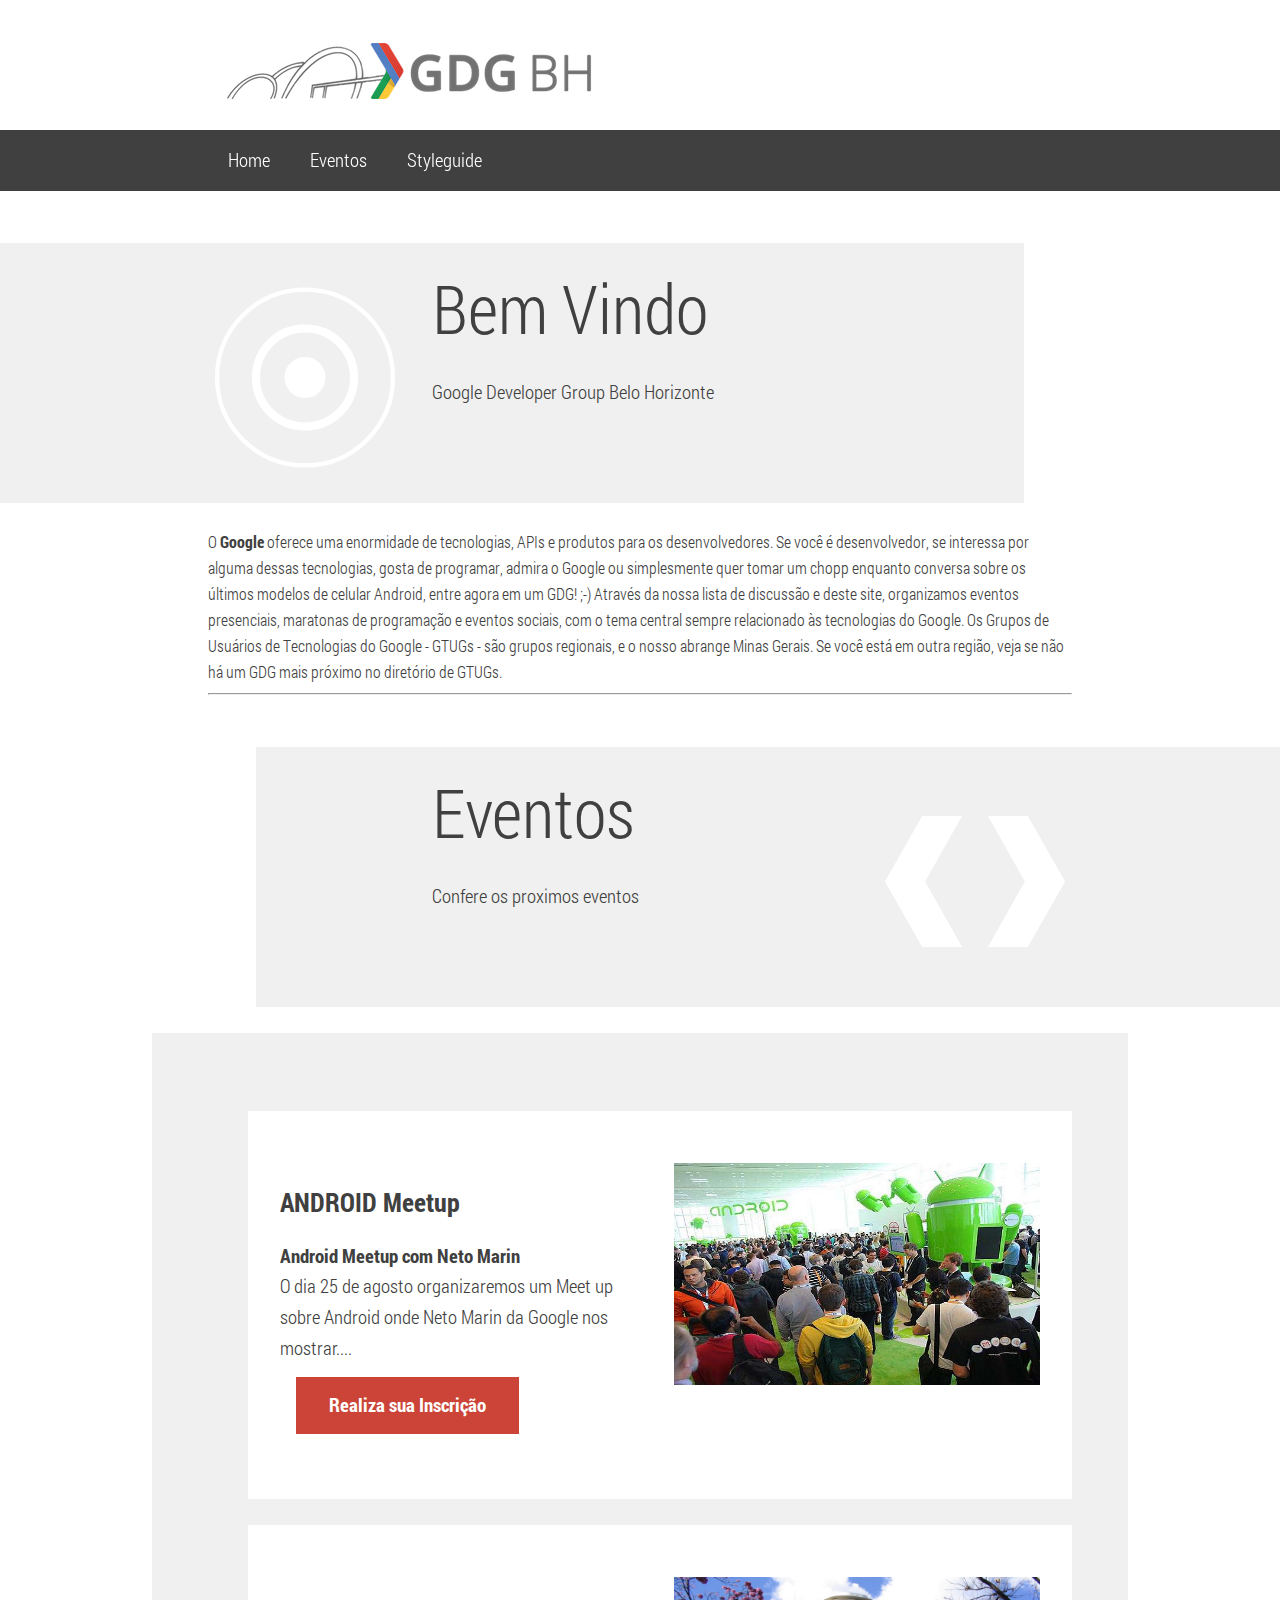
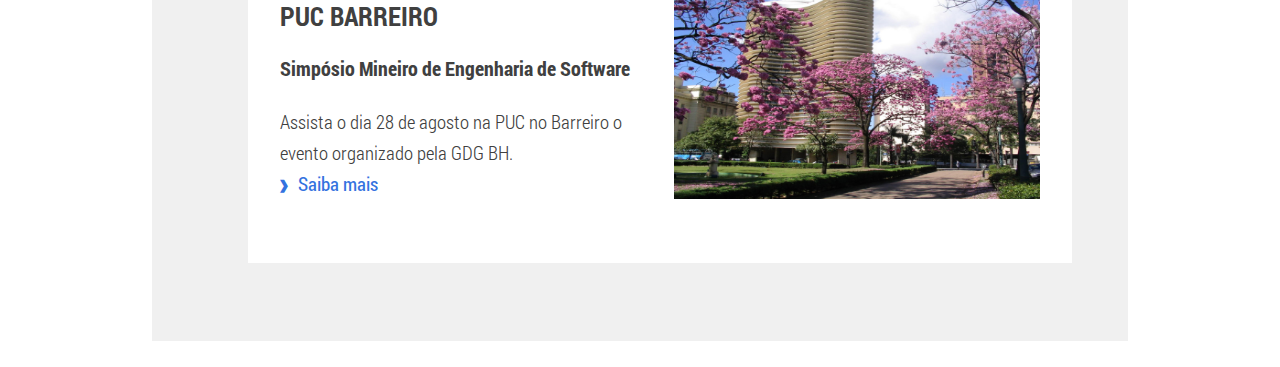
<file: index.html>
<!doctype html><html lang=pt-br><head><meta charset=utf-8><meta http-equiv=X-UA-Compatible content="IE=edge"><meta name=description content="GDG Belo Horizonte"><meta name=viewport content="width=device-width, initial-scale=1"><title>GDG BH</title><meta name=mobile-web-app-capable content=yes><link rel=icon sizes=196x196 href=images/touch/chrome-touch-icon-196x196.png><meta name=apple-mobile-web-app-capable content=yes><meta name=apple-mobile-web-app-status-bar-style content=black><meta name=apple-mobile-web-app-title content="Web Starter Kit"><meta name=msapplication-TileImage content=images/touch/ms-touch-icon-144x144-precomposed.png><meta name=msapplication-TileColor content=#3372DF><link rel=stylesheet href=styles/components/main.min.css></head><body><header class="app-bar promote-layer"><div class=app-bar-container><button class=menu><img src=images/hamburger.svg alt=Menu></button><h1 class=logo><img src=images/logo.png></h1><section class=app-bar-actions></section></div></header><nav class="navdrawer-container promote-layer"><h4>Navegação</h4><ul><li><a href=#home>Home</a></li><li><a href=#nextevent>Eventos</a></li><li><a href=./styleguide/index.html>Styleguide</a></li></ul></nav><main><div class=container><a name=home></a></div><section class=styleguide__highlights><div class=code-sample><div class="highlight-module  highlight-module--left   highlight-module--reMmember  "><div class="highlight-module__container   icon-user-input"><div class="highlight-module__content   g-wide--push-1 g-wide--pull-1  g-medium--push-1   "><p class=highlight-module__title>Bem Vindo</p><p class=highlight-module__text>Google Developer Group Belo Horizonte</p></div></div></div></div></section><div class=container>O <strong>Google</strong> oferece uma enormidade de tecnologias, APIs e produtos para os desenvolvedores. Se você é desenvolvedor, se interessa por alguma dessas tecnologias, gosta de programar, admira o Google ou simplesmente quer tomar um chopp enquanto conversa sobre os últimos modelos de celular Android, entre agora em um GDG! ;-) Através da nossa lista de discussão e deste site, organizamos eventos presenciais, maratonas de programação e eventos sociais, com o tema central sempre relacionado às tecnologias do Google. Os Grupos de Usuários de Tecnologias do Google - GTUGs - são grupos regionais, e o nosso abrange Minas Gerais. Se você está em outra região, veja se não há um GDG mais próximo no diretório de GTUGs.<hr></div><div class=container><a name=nextevent></a></div><section class=styleguide__highlights><div class=code-sample><div class="highlight-module  highlight-module--right   highlight-module--Learning  "><div class="highlight-module__container  icon-google-dev "><div class="highlight-module__content   g-wide--push-1 g-wide--pull-1  g-medium--push-1   "><p class=highlight-module__title>Eventos</p><p class=highlight-module__text>Confere os proximos eventos</p></div></div></div></div></section><section class=styleguide__featured-section><div class="container-medium featured-section right"><a name=androidmeetup></a><ul class=featured-list><li class="featured-list__item clear "><div class=container-small><div class="featured-list__content g--half "><p class=large><strong>ANDROID Meetup</strong></p><strong>Android Meetup com Neto Marin</strong><br>O dia 25 de agosto organizaremos um Meet up sobre Android onde Neto Marin da Google nos mostrar....<br><div class=container><a href="https://docs.google.com/a/gtugs.org/forms/d/1V-ToTMyBqSnp6tMz2eQOqIdGeHjfaRS17ybA_MWNTDM/viewform?usp=send_form" class="button--primary button--danger">Realiza sua Inscrição</a></div></div><div class="featured-list__img-wrapper g--half g--last"><div class=featured-list__img><img src=./images/android_meeting.jpg alt="Android meetup"></div></div></div></li><li class="featured-list__item clear"><div class=container-small><div class="featured-list__content g--half"><h3><strong>PUC BARREIRO</strong></h3><p class=medium><strong>Simpósio Mineiro de Engenharia de Software</strong></p>Assista o dia 28 de agosto na PUC no Barreiro o evento organizado pela GDG BH.<br><a href=./puc_minas_08_14.html class=cta--primary>Saiba mais</a></div><div class="featured-list__img-wrapper g--half g--last"><div class=featured-list__img><img src=./images/puc_bh_theme.jpg alt="Evento na Puc"></div></div></div></li></ul></div></section></main><br><footer><div class=container><div class=g-page data-href=https://plus.google.com/100517144772812557896 data-layout=landscape data-rel=publisher></div></div></footer><script src=scripts/main.min.js></script><script>
      (function(i,s,o,g,r,a,m){i['GoogleAnalyticsObject']=r;i[r]=i[r]||function(){
      (i[r].q=i[r].q||[]).push(arguments)},i[r].l=1*new Date();a=s.createElement(o),
      m=s.getElementsByTagName(o)[0];a.async=1;a.src=g;m.parentNode.insertBefore(a,m)
      })(window,document,'script','//www.google-analytics.com/analytics.js','ga');
      ga('create', 'UA-XXXXX-X', 'auto');
      ga('send', 'pageview');
    </script><script type=text/javascript>
      window.___gcfg = {lang: 'pt-BR'};

      (function() {
        var po = document.createElement('script'); po.type = 'text/javascript'; po.async = true;
        po.src = 'https://apis.google.com/js/platform.js';
        var s = document.getElementsByTagName('script')[0]; s.parentNode.insertBefore(po, s);
      })();
    </script></body></html>
</file>
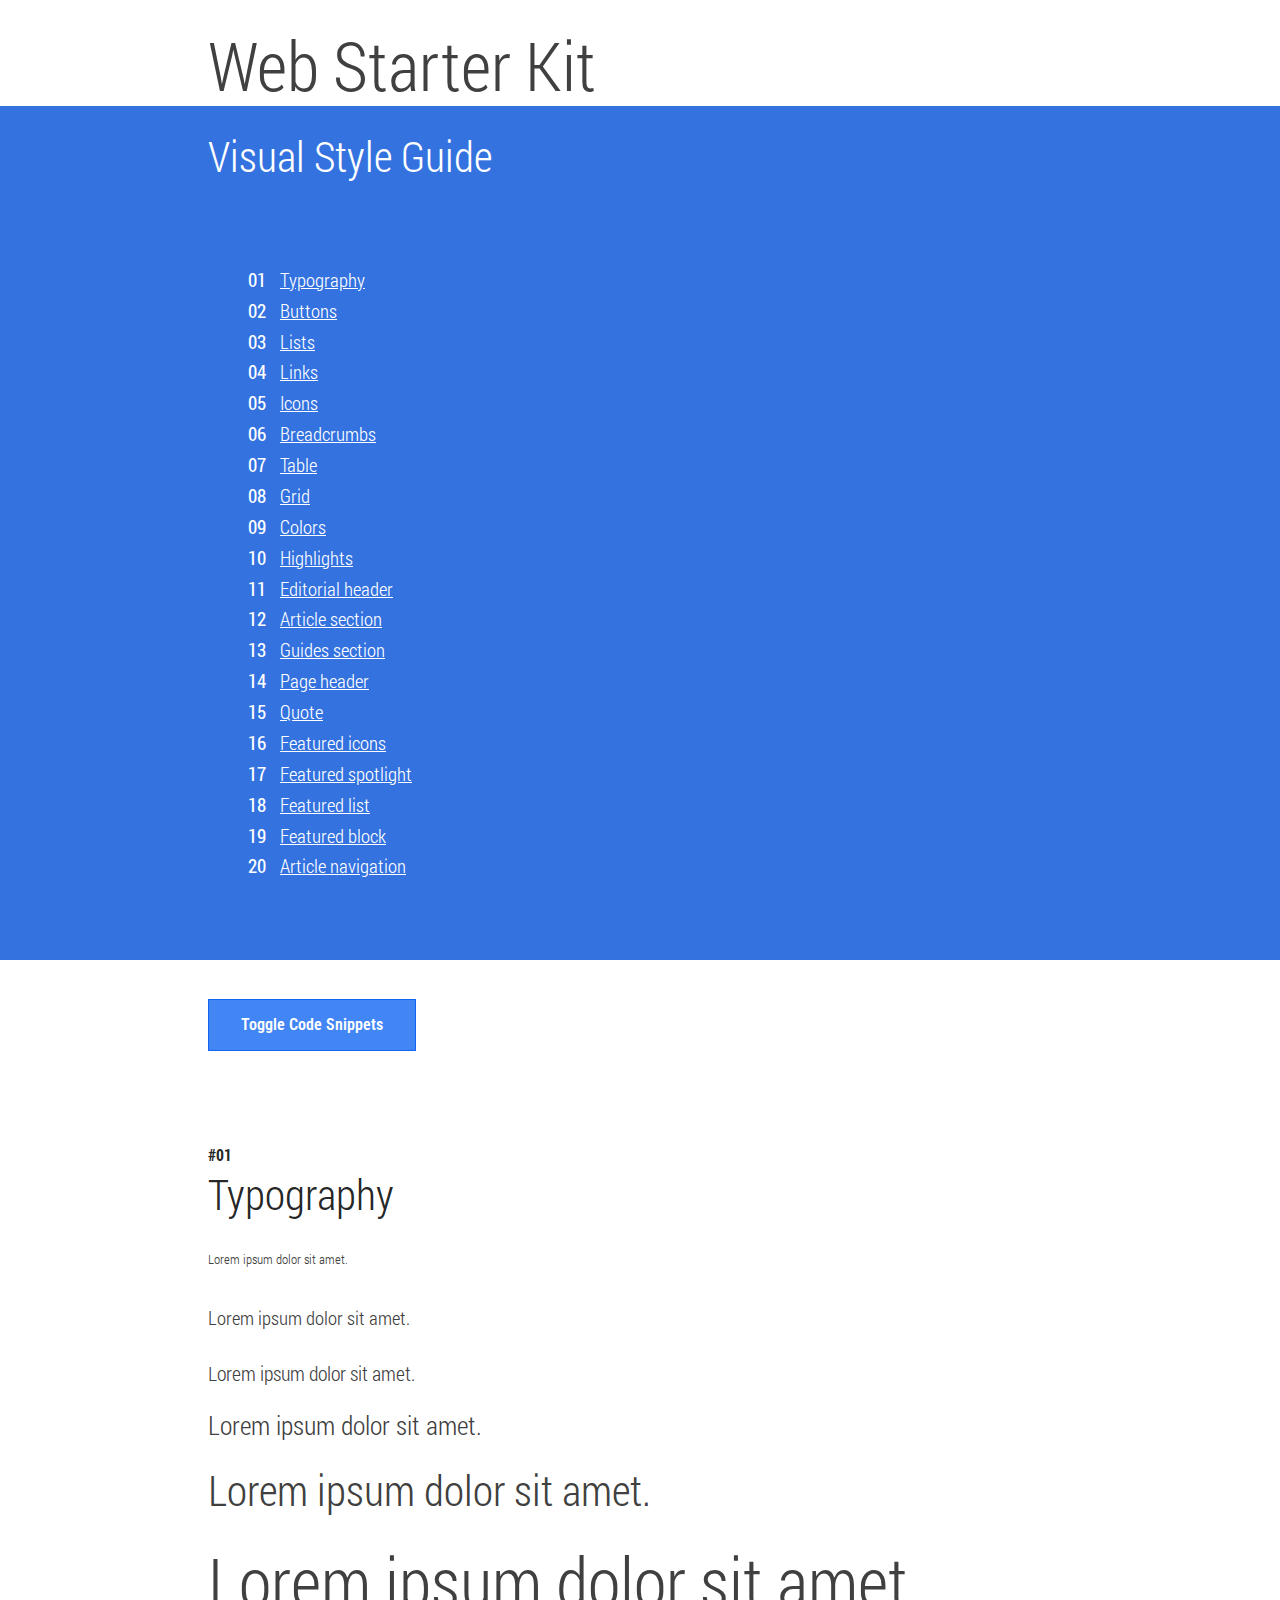
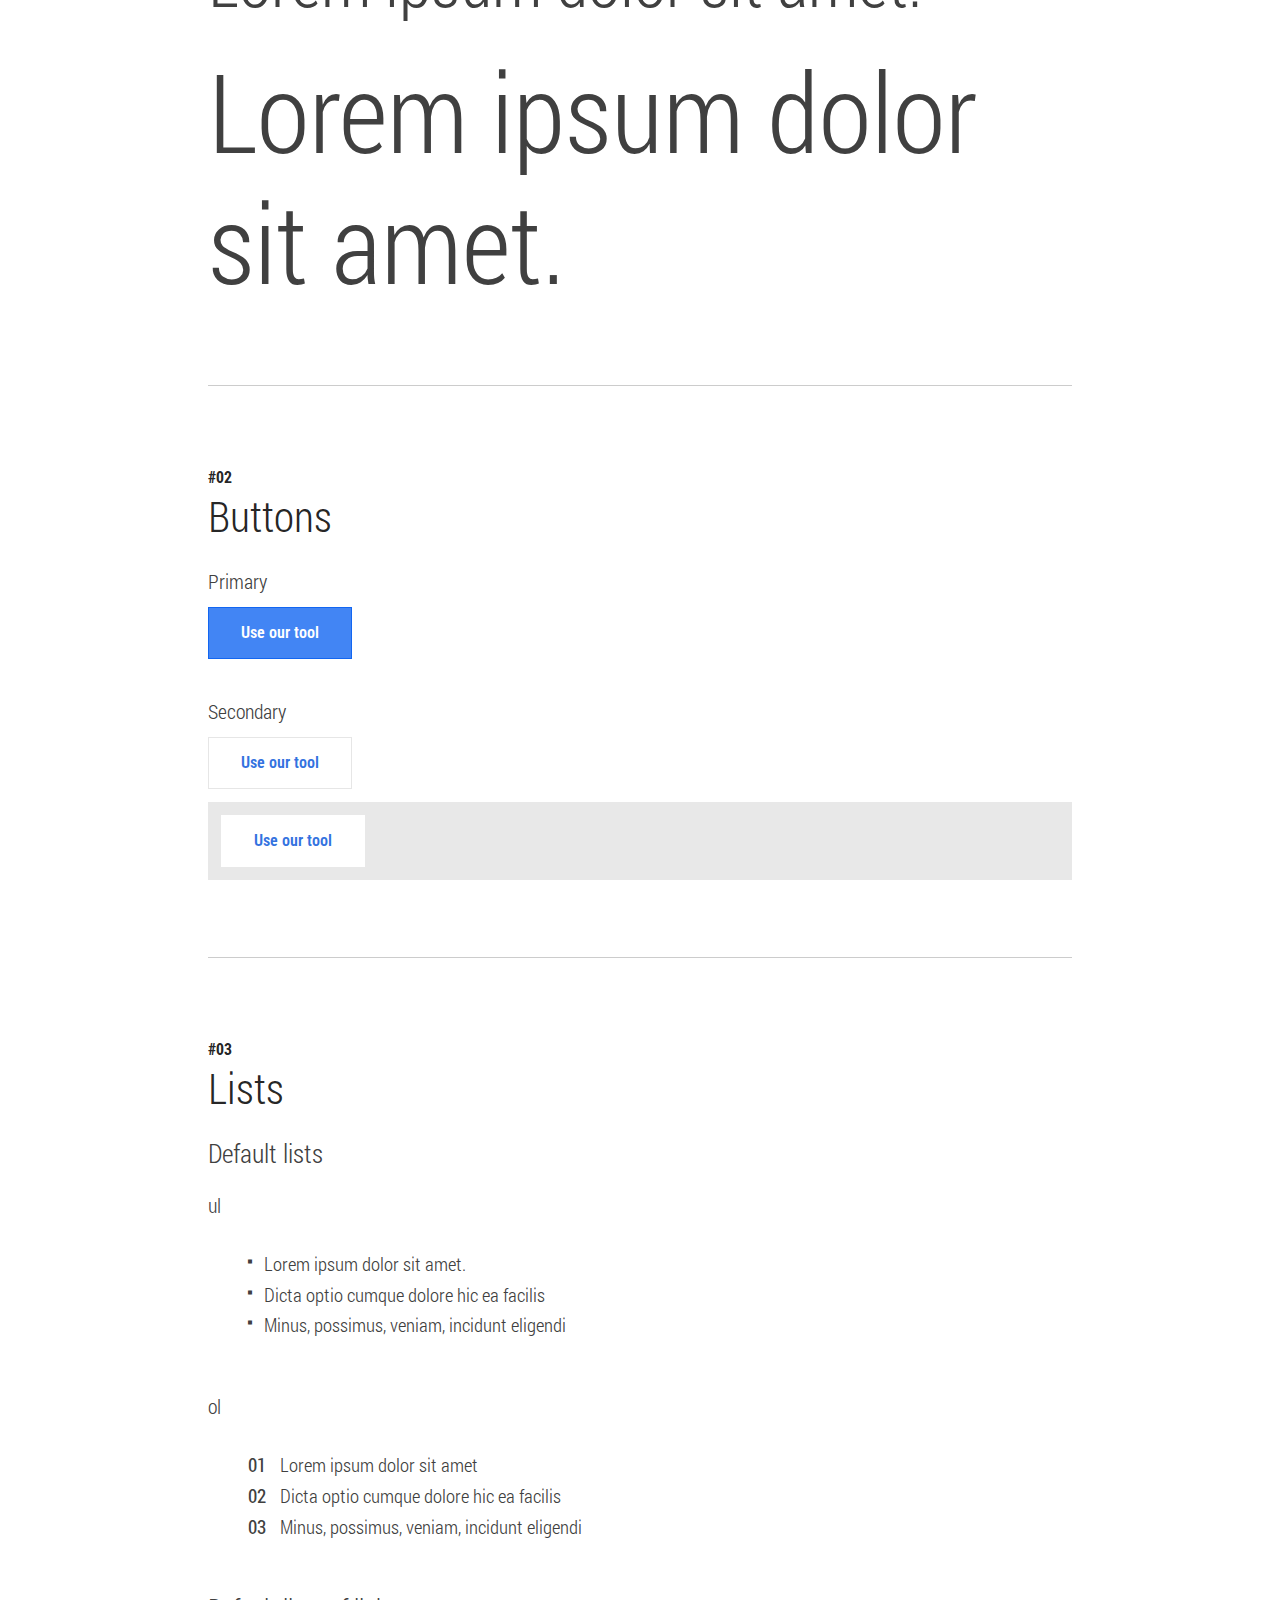
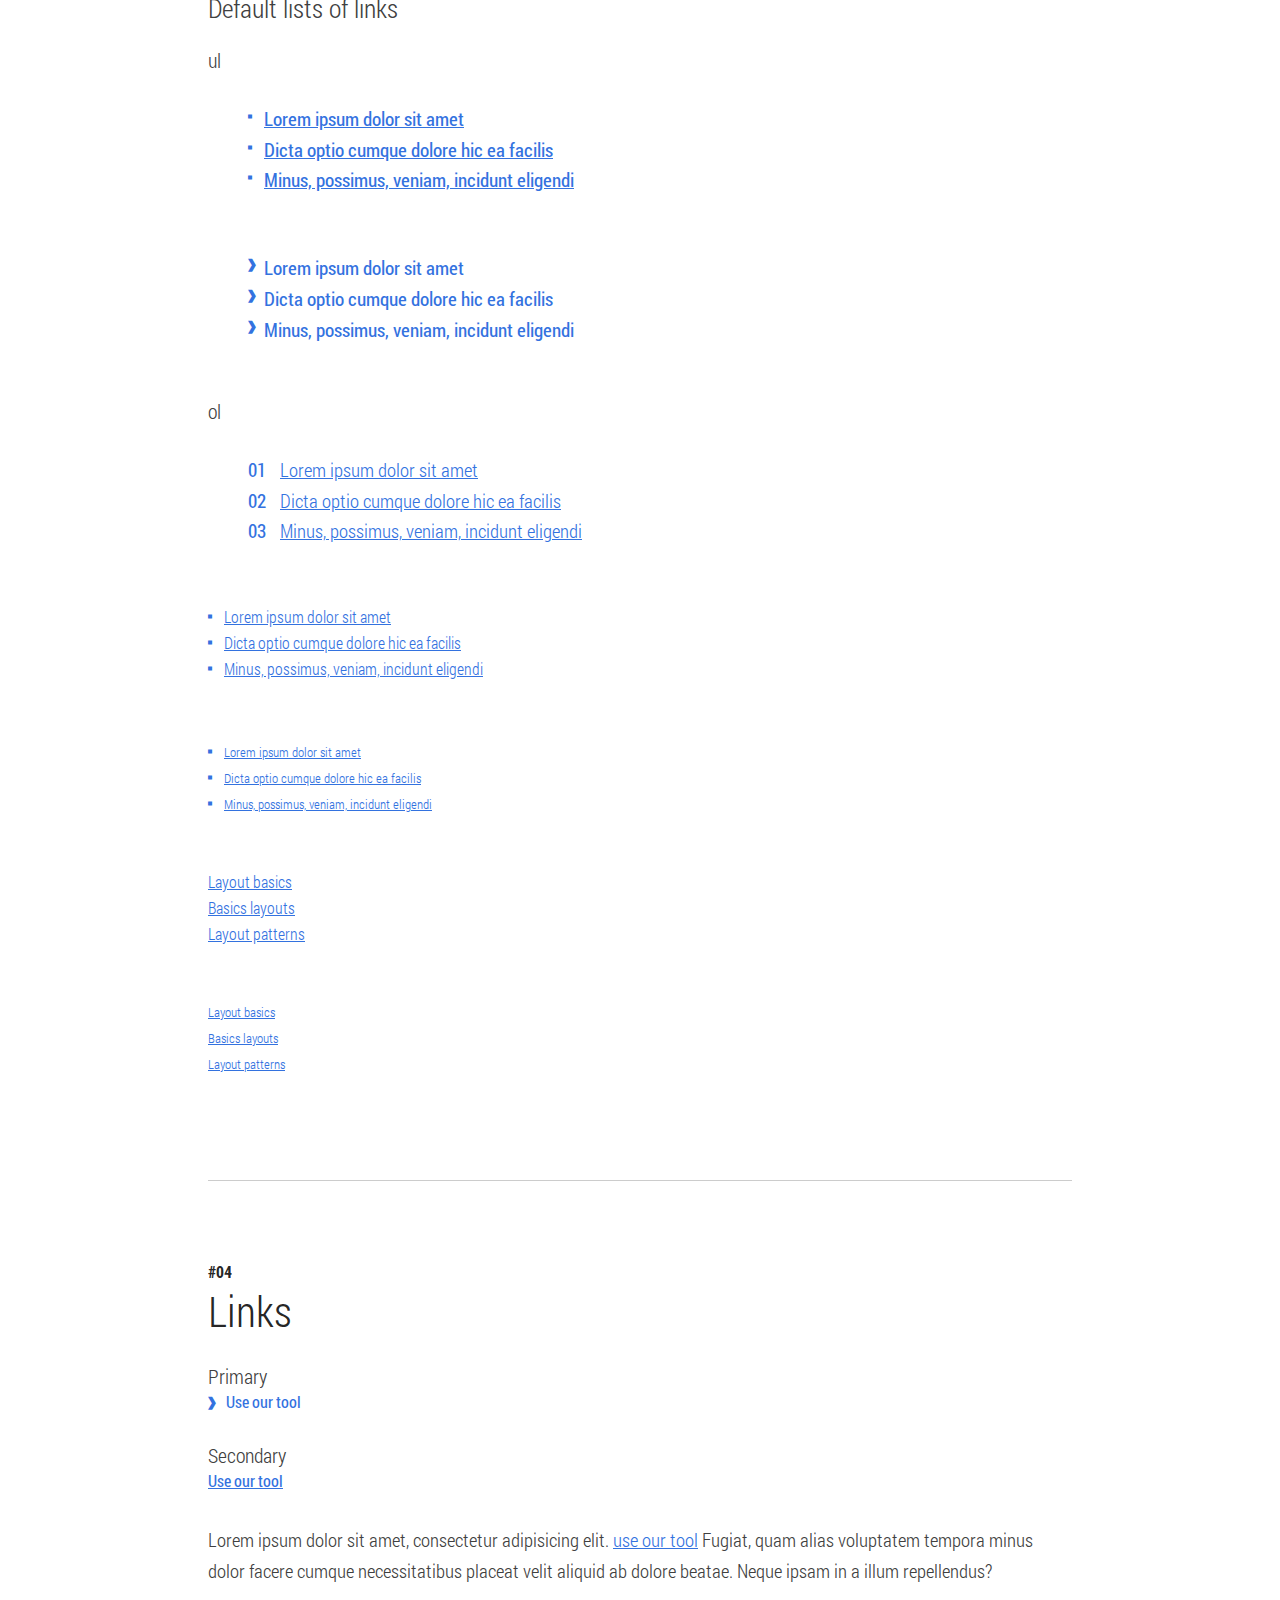
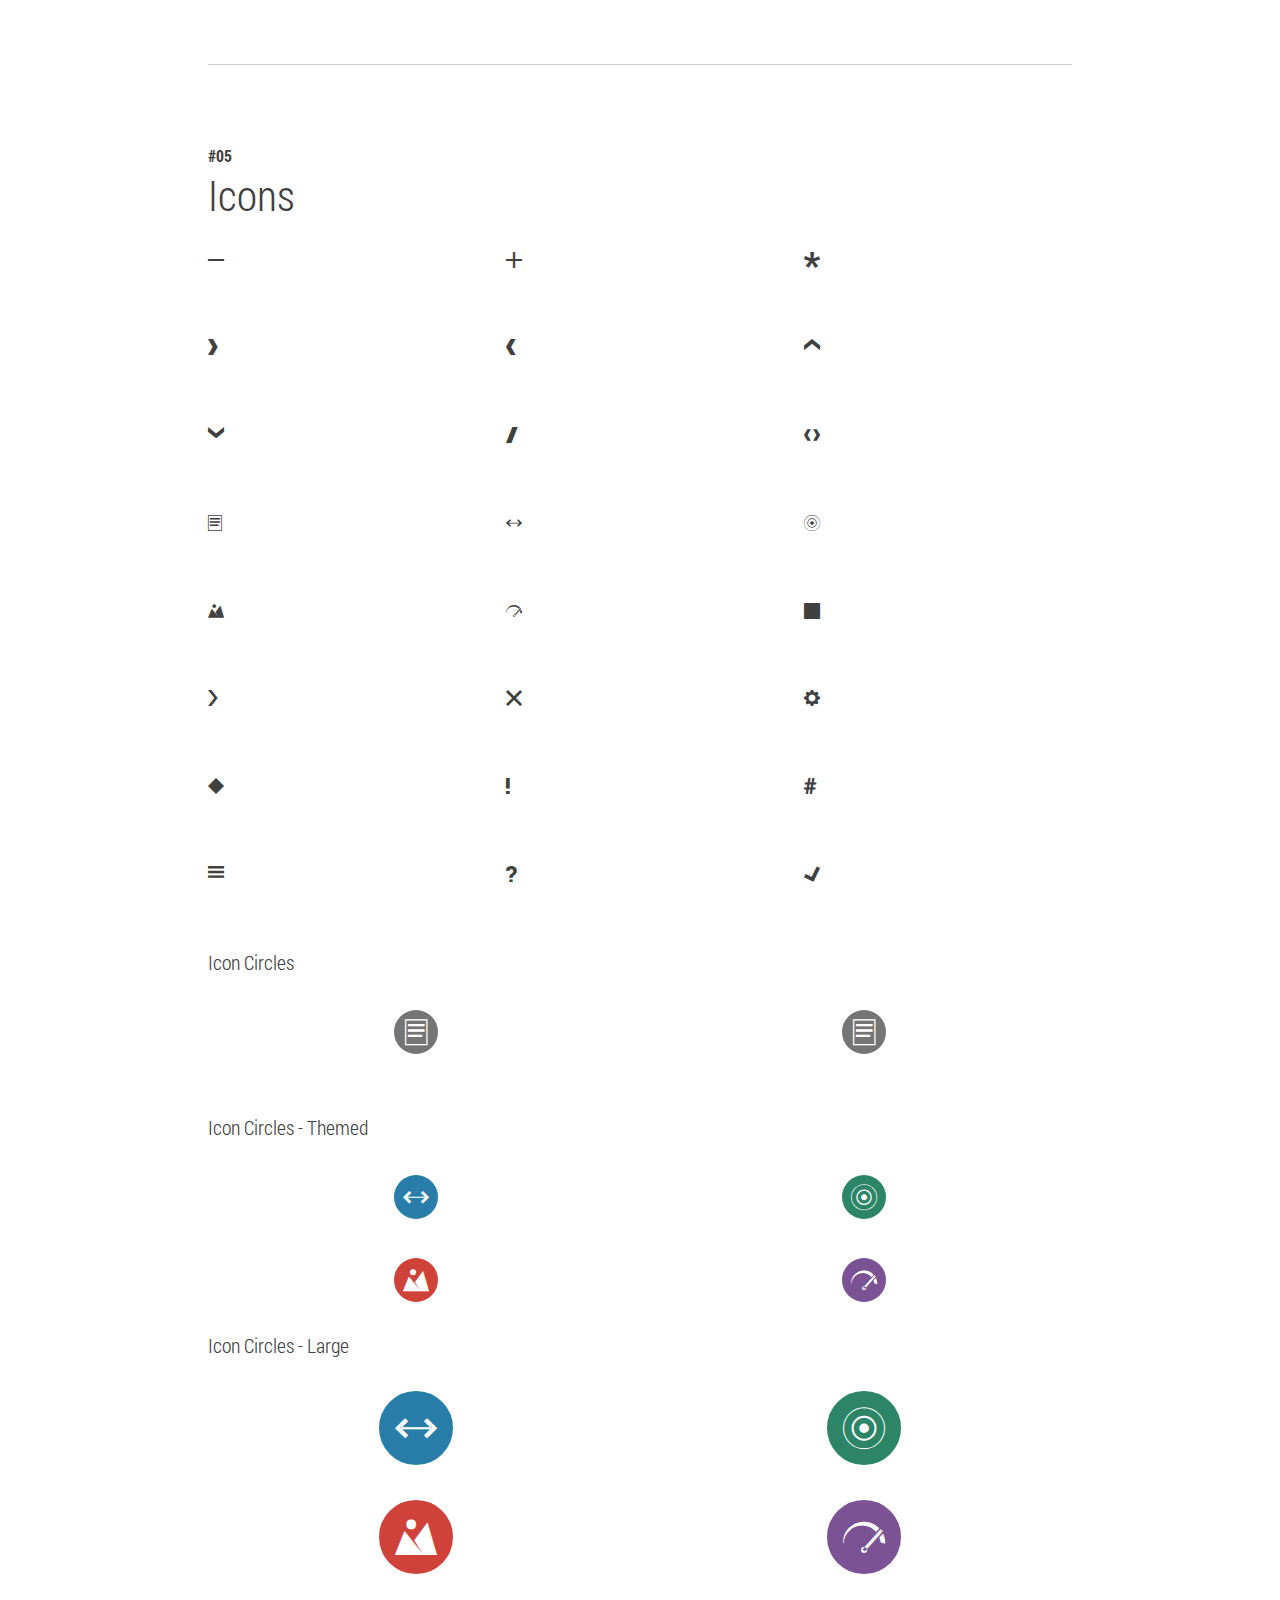
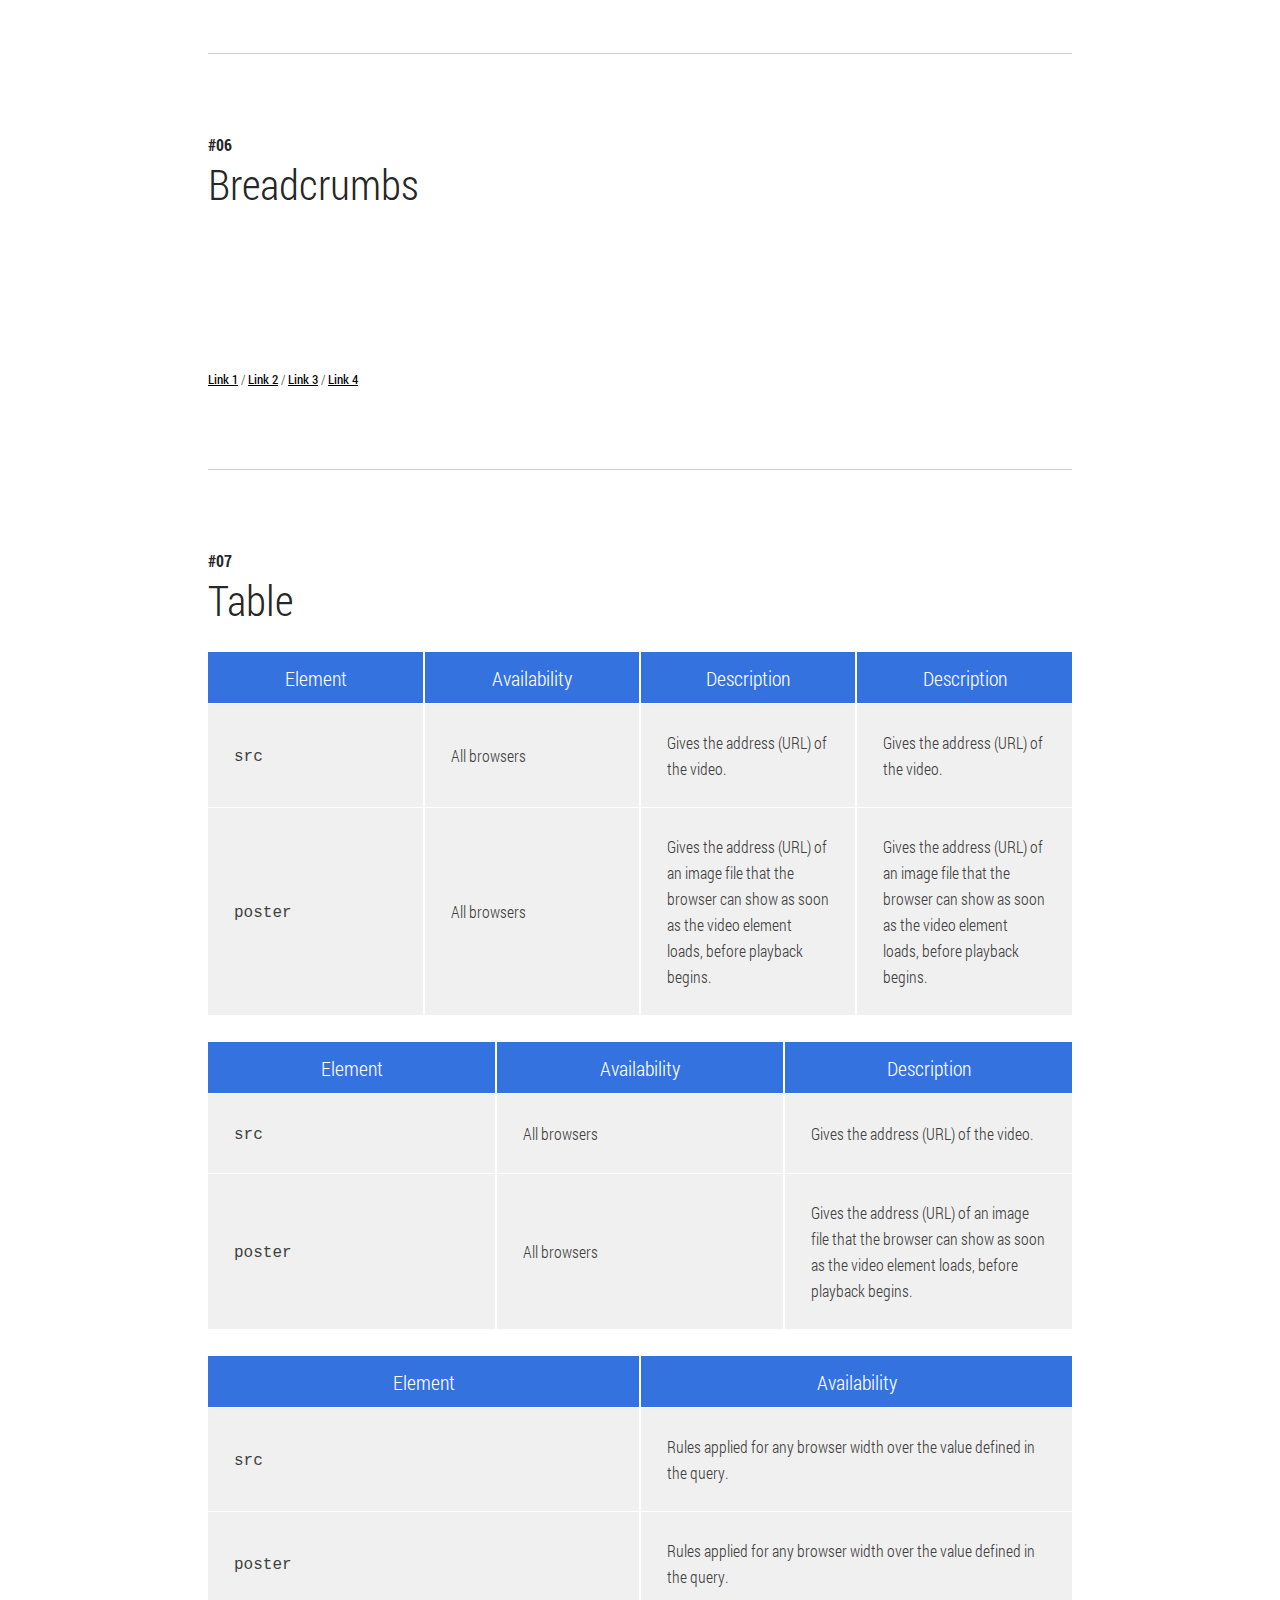
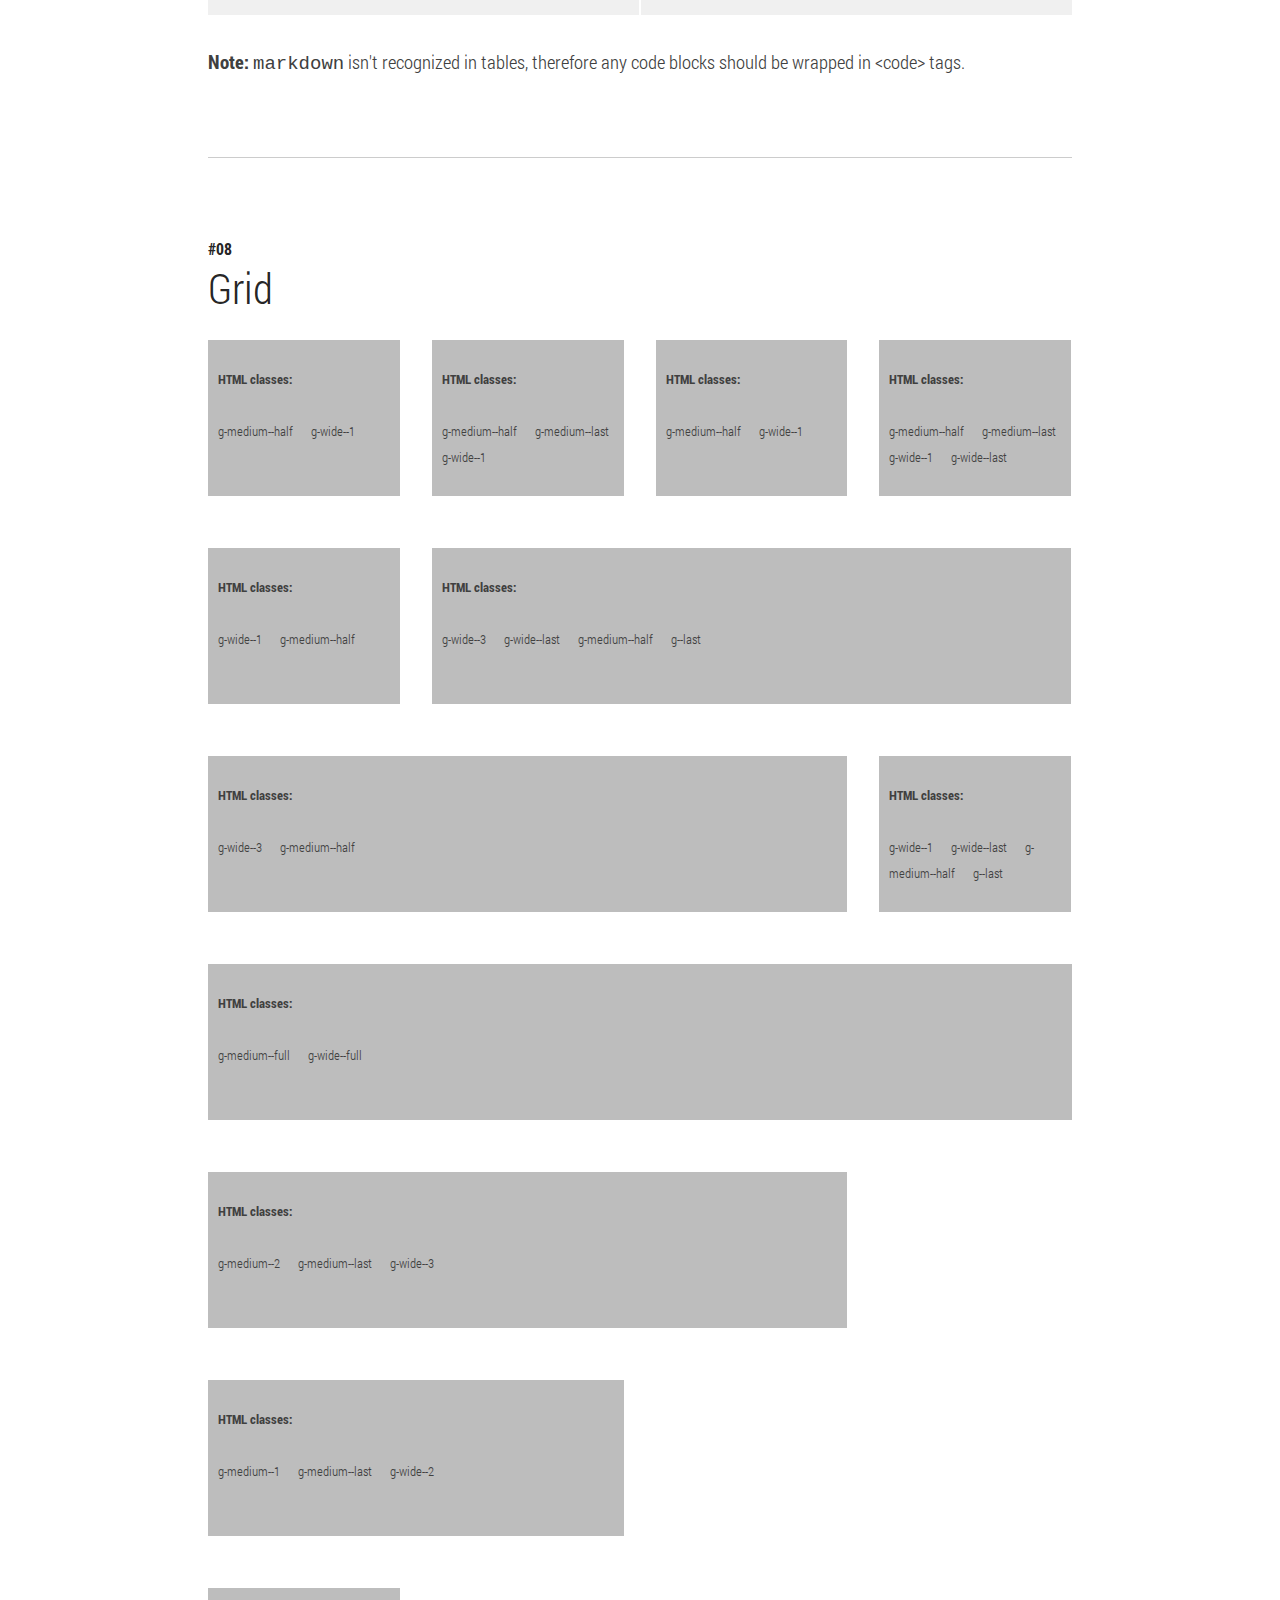
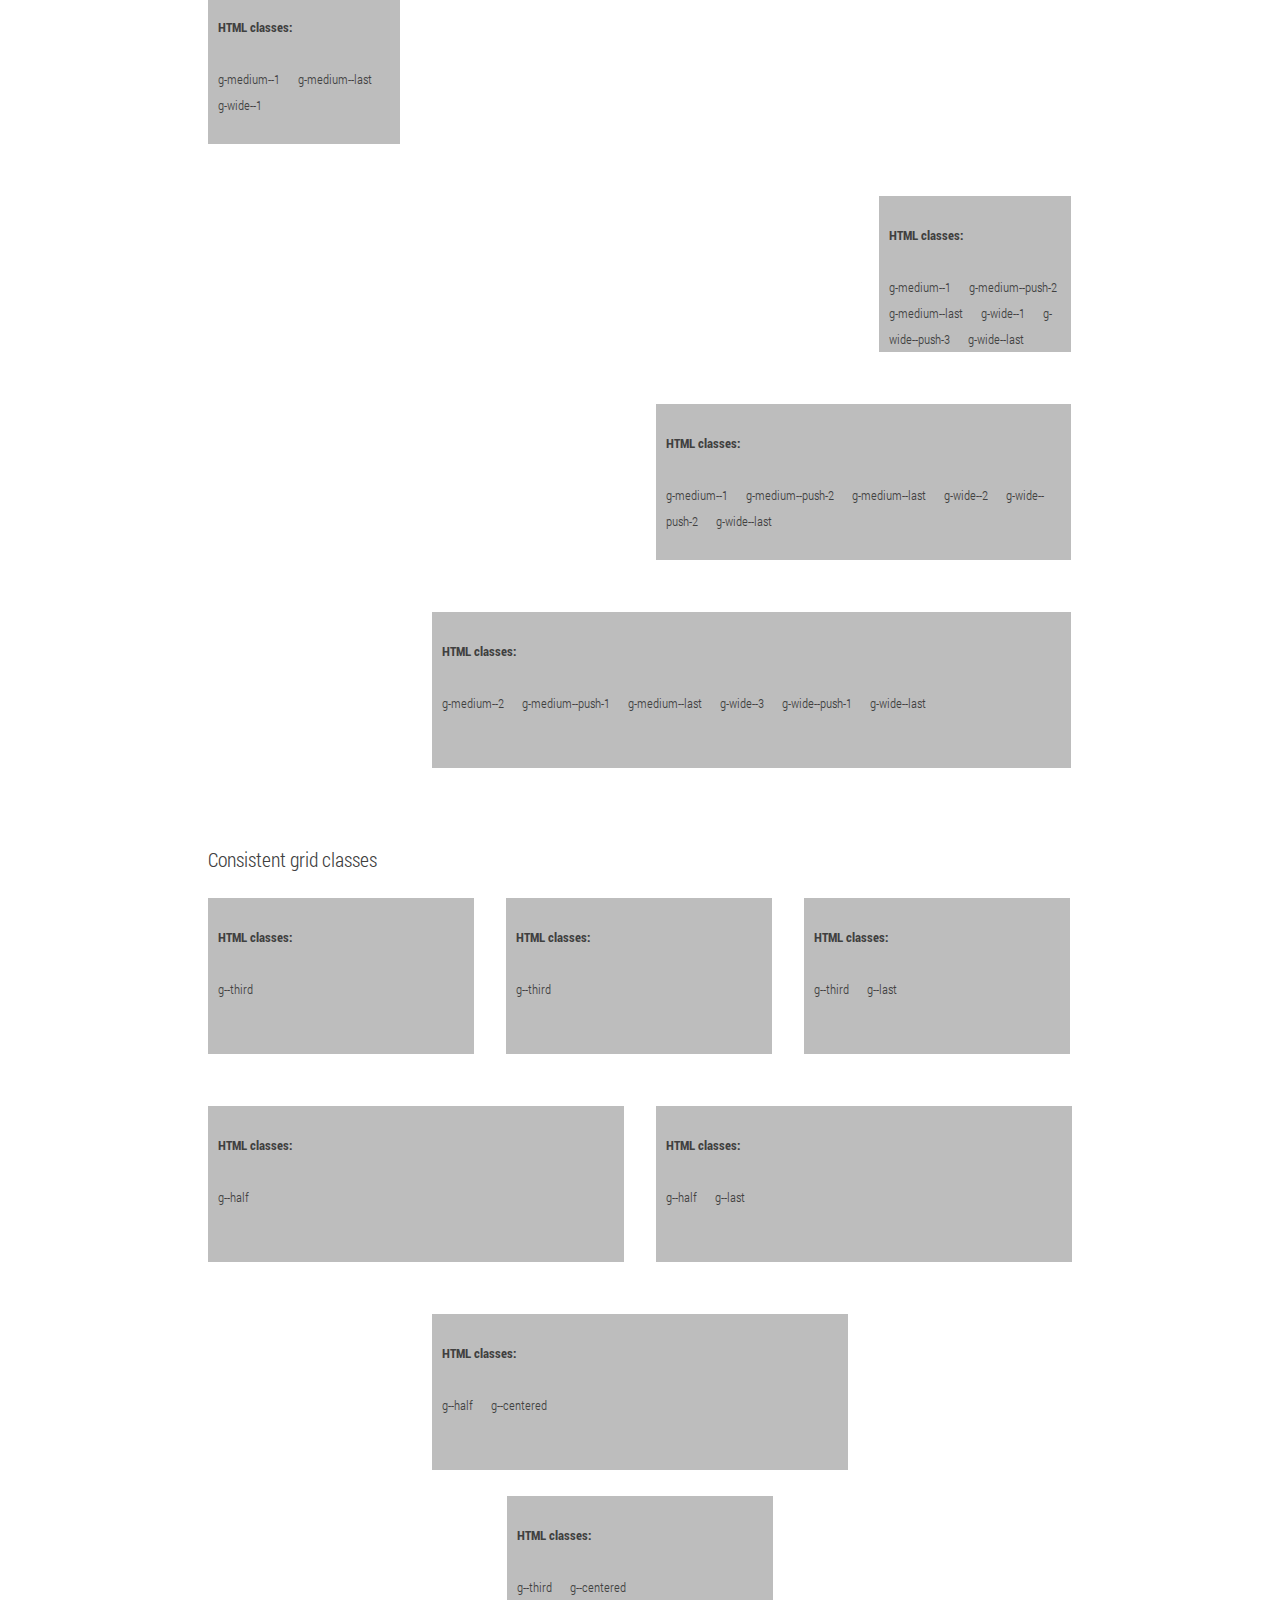
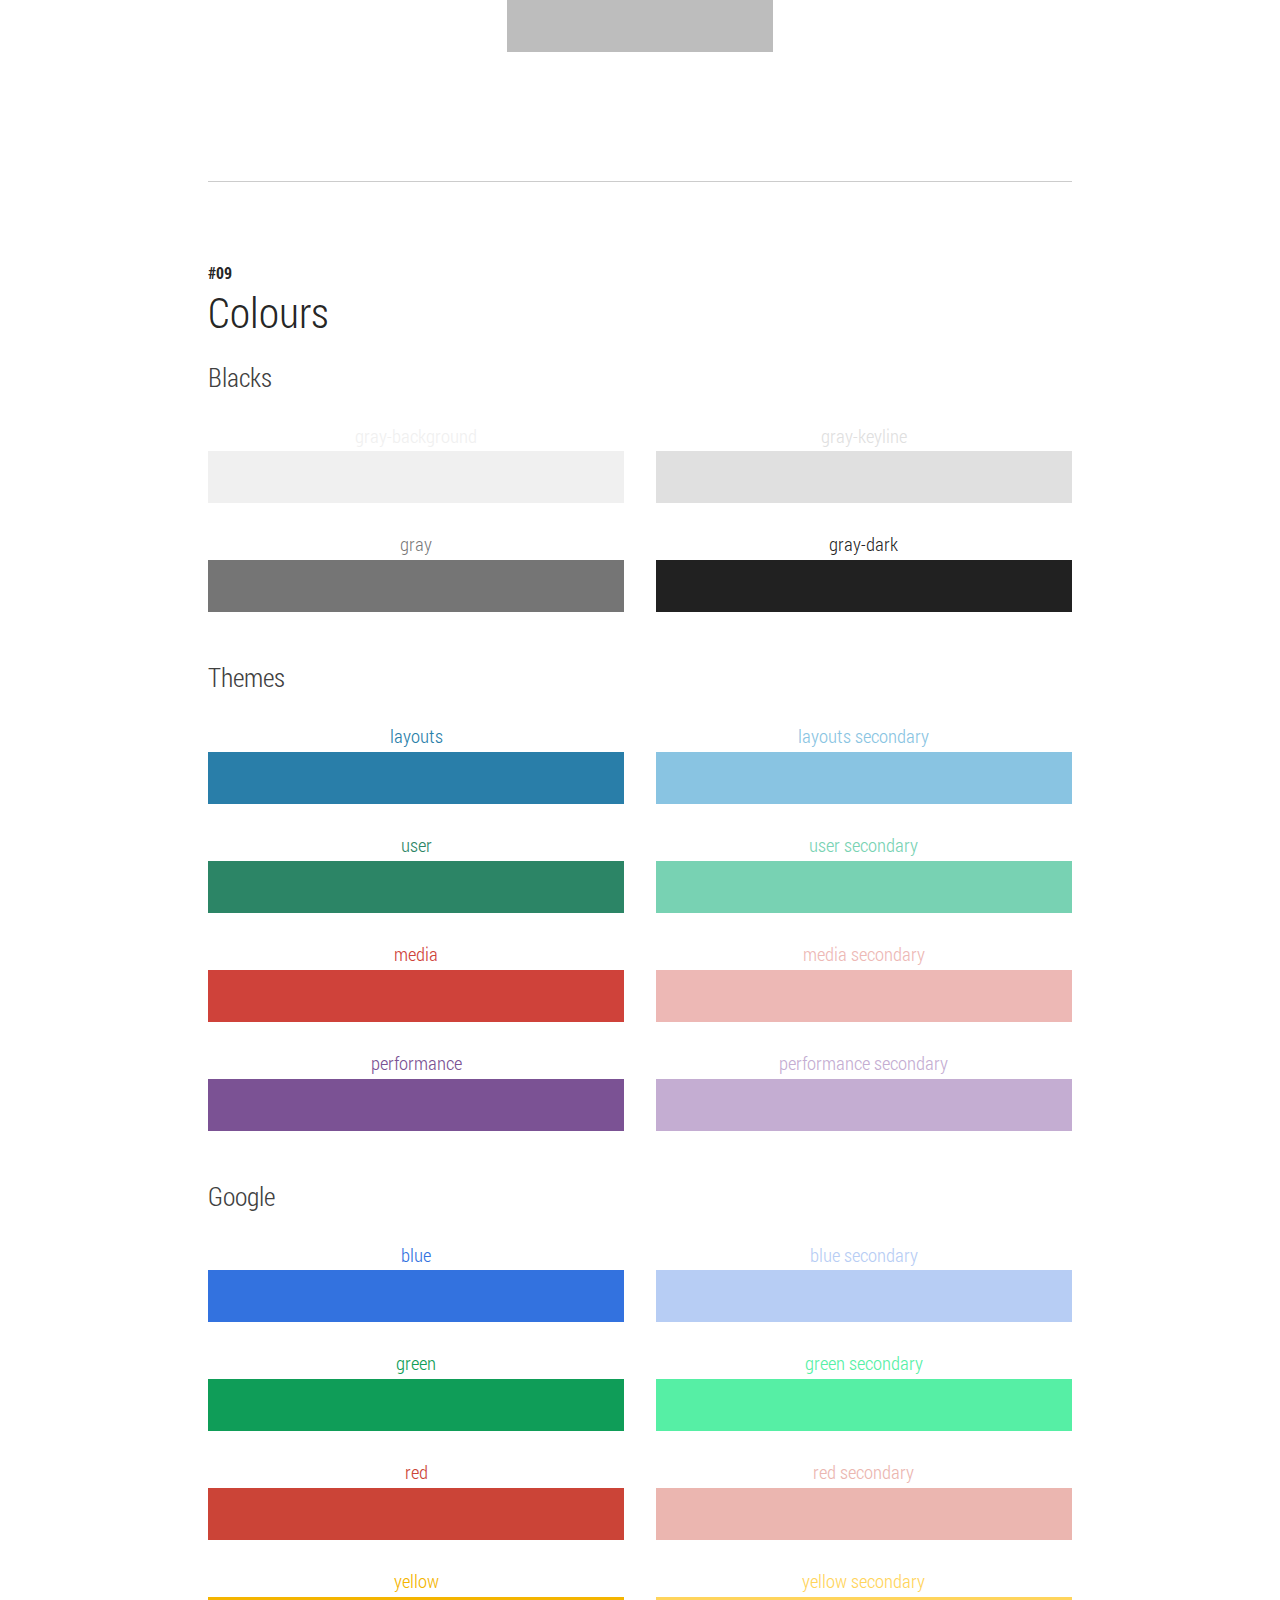
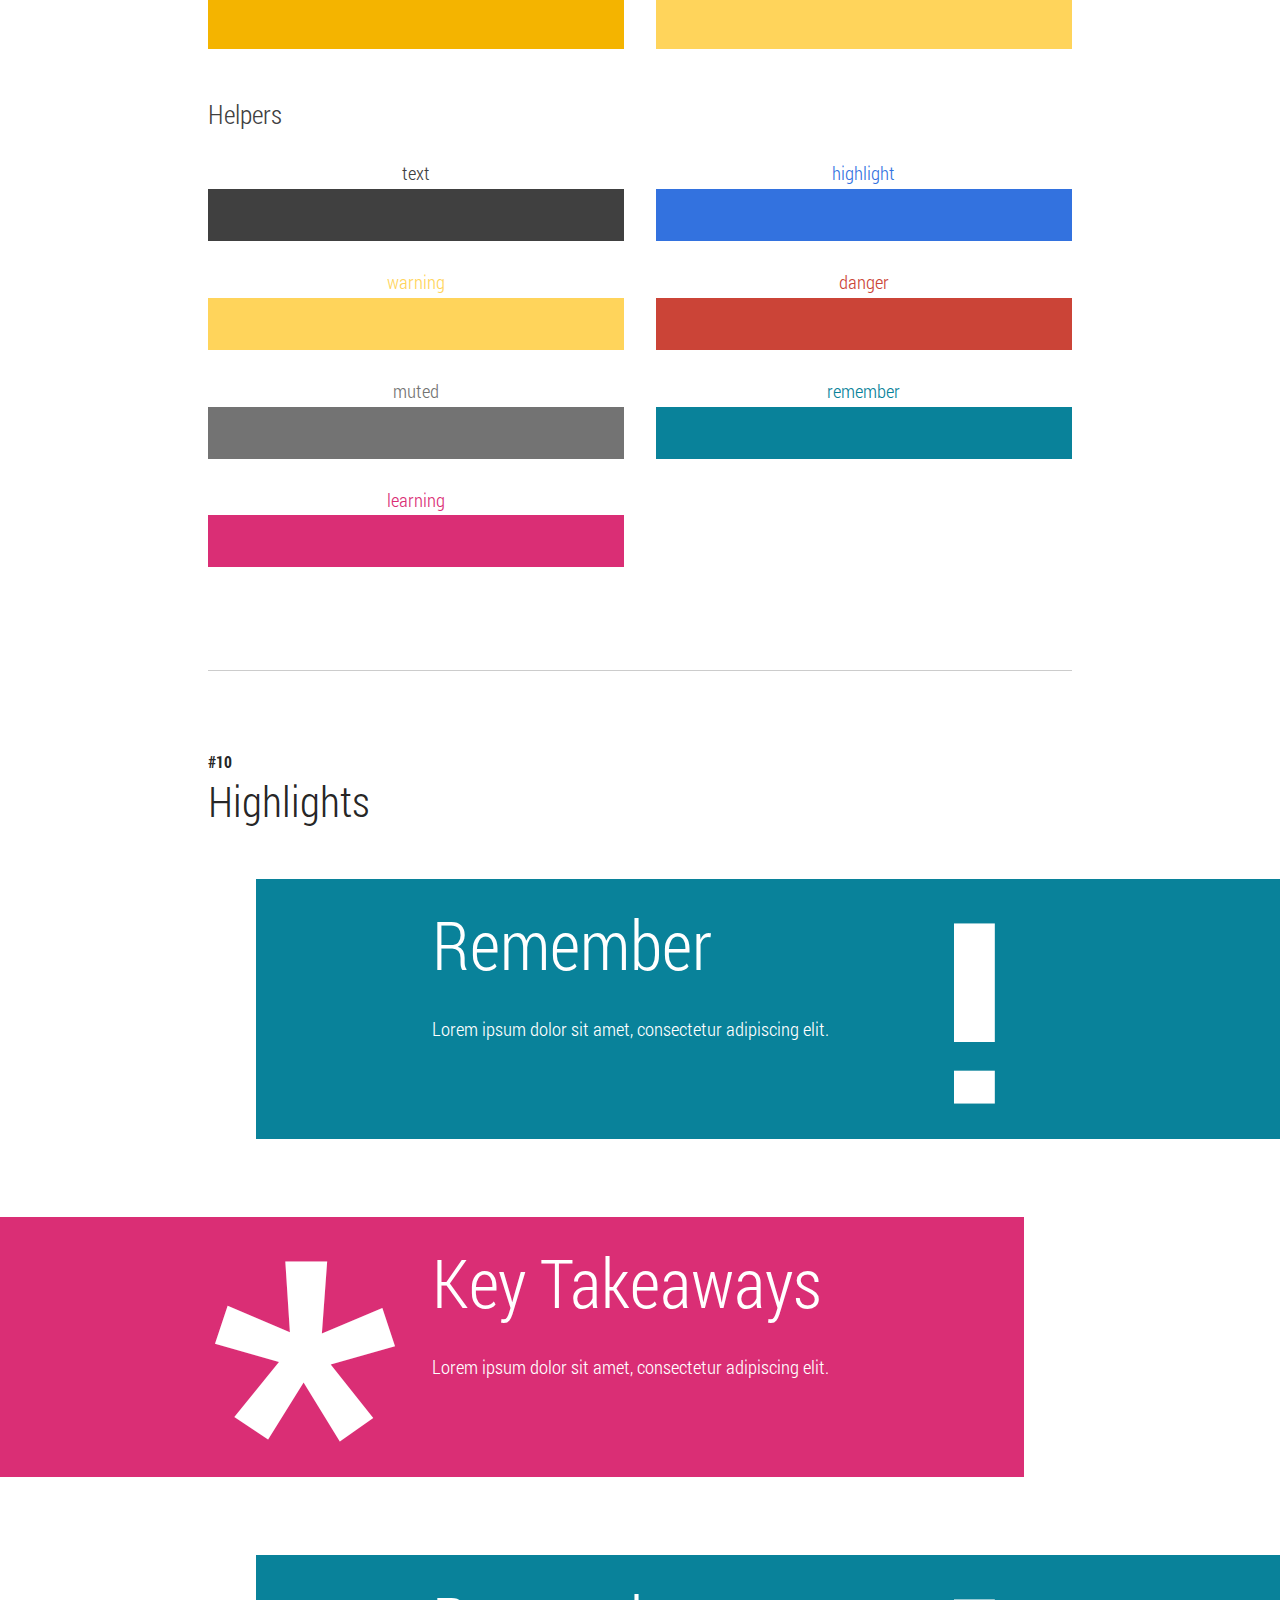
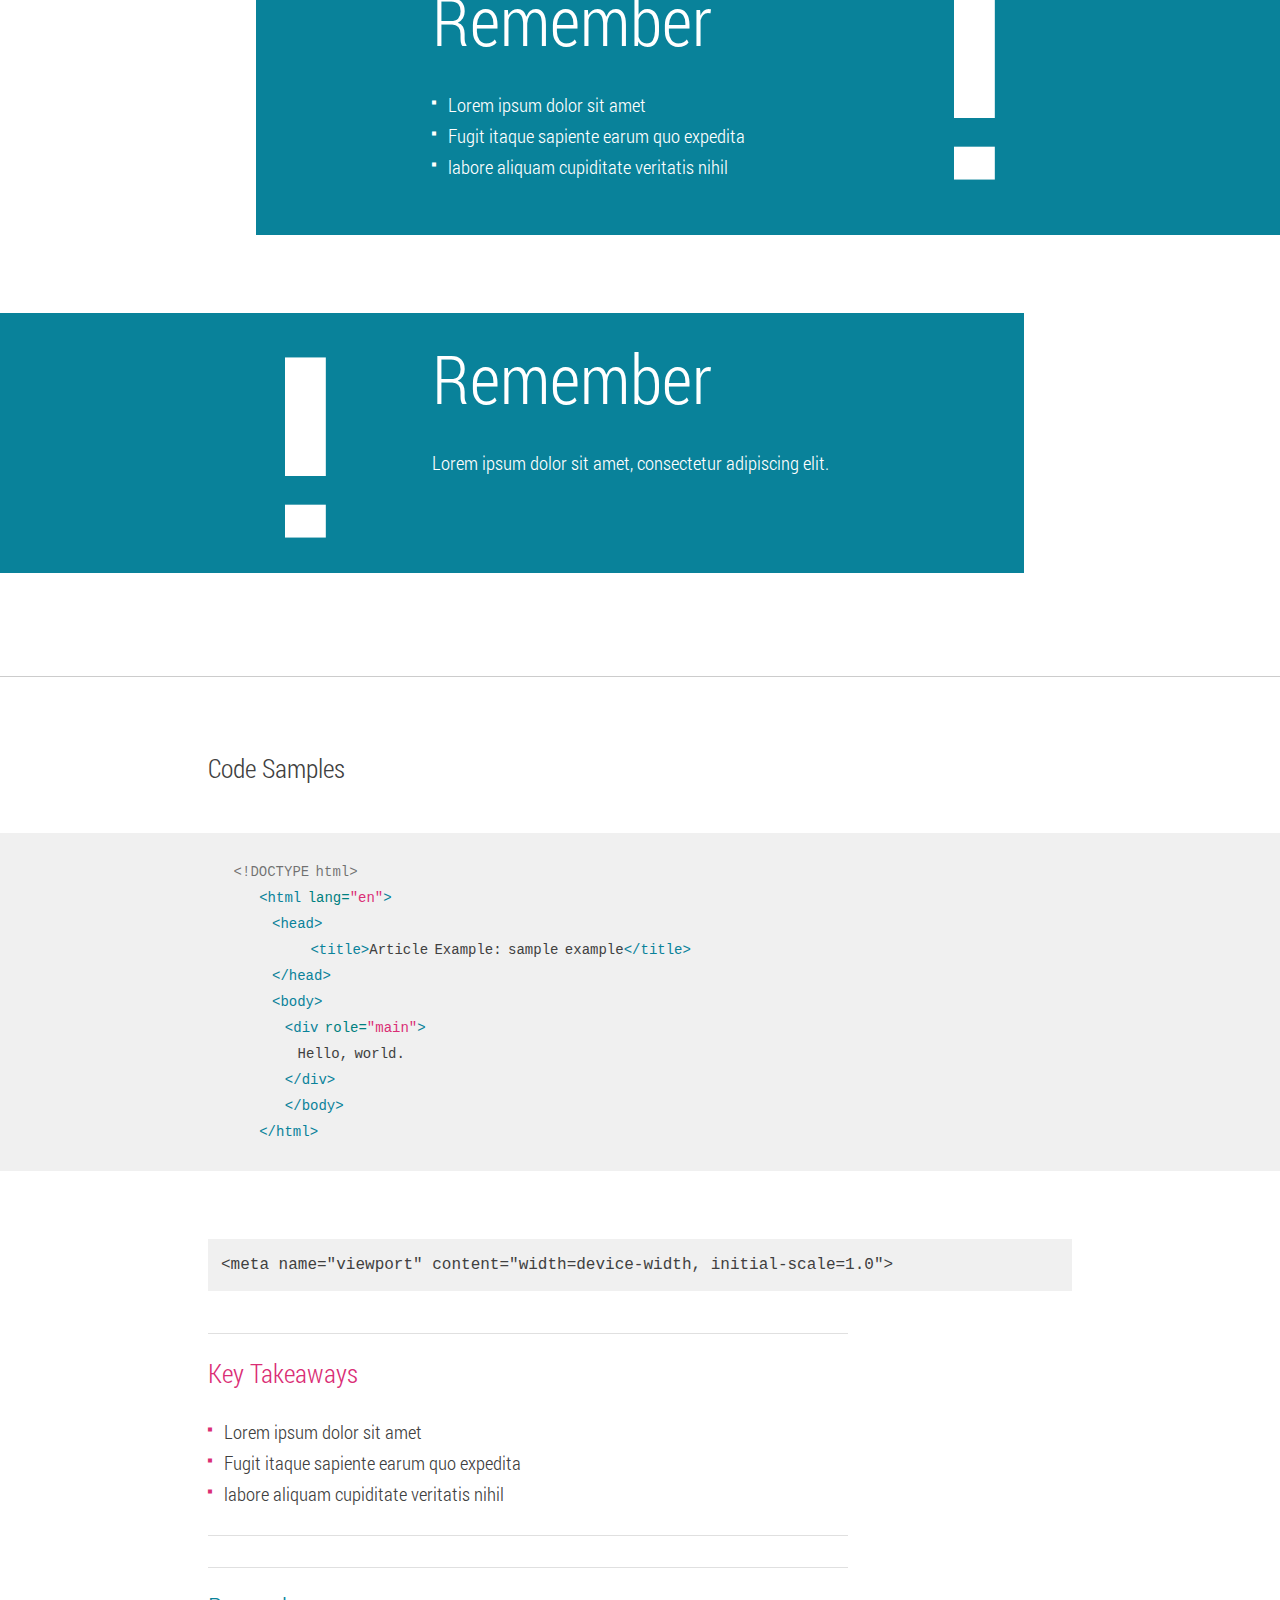
<file: styleguide/index.html>
<!doctype html><html lang=en class="no-js no-touch" itemscope itemtype=http://schema.org/Article><head><meta charset=utf-8><meta name=description content="Visual style guide used by this site."><meta http-equiv=X-UA-Compatible content="IE=edge"><meta id=viewport name=viewport content="width=device-width, initial-scale=1"><meta itemprop=name content="Visual Style Guide — Web Starter Kit"><meta itemprop=description content="Visual style guide used by this site."><link rel=stylesheet href=../styles/components/main.min.css><link rel=stylesheet href="http://fonts.googleapis.com/css?family=Roboto+Condensed:400,300,700"><title>Visual Style Guide — Web Starter Kit</title><style>
      .auto-gen-code-snippet {
        display: none;
      }
      .auto-gen-code-visible {
        display: block;
      }
    </style></head><body class=page--styleguide><div class=container><h1>Web Starter Kit</h1></div><div class=summary-header><div class=container><h2 class=summary-header__title>Visual Style Guide</h2><ol class="summary-header__anchor-list  list-links"><li class=summary-header__anchors-item><a href=#typography>Typography</a></li><li class=summary-header__anchors-item><a href=#buttons>Buttons</a></li><li class=summary-header__anchors-item><a href=#lists>Lists</a></li><li class=summary-header__anchors-item><a href=#links>Links</a></li><li class=summary-header__anchors-item><a href=#icons>Icons</a></li><li class=summary-header__anchors-item><a href=#breadcrumbs>Breadcrumbs</a></li><li class=summary-header__anchors-item><a href=#table>Table</a></li><li class=summary-header__anchors-item><a href=#grid>Grid</a></li><li class=summary-header__anchors-item><a href=#colors>Colors</a></li><li class=summary-header__anchors-item><a href=#highlights>Highlights</a></li><li class=summary-header__anchors-item><a href=#editorial-header>Editorial header</a></li><li class=summary-header__anchors-item><a href=#article-section>Article section</a></li><li class=summary-header__anchors-item><a href=#guides-section>Guides section</a></li><li class=summary-header__anchors-item><a href=#page-header>Page header</a></li><li class=summary-header__anchors-item><a href=#quote>Quote</a></li><li class=summary-header__anchors-item><a href=#guides-intro>Featured icons</a></li><li class=summary-header__anchors-item><a href=#featured-spotlight>Featured spotlight</a></li><li class=summary-header__anchors-item><a href=#featured-list>Featured list</a></li><li class=summary-header__anchors-item><a href=#next-lessons>Featured block</a></li><li class=summary-header__anchors-item><a href=#article-navigation>Article navigation</a></li></ol></div></div><div class=container><button id=snippet-toggle class=button--primary>Toggle Code Snippets</button></div><div class=container><a name=typography></a><section class=styleguide__typography><h2 class=subsection-title><strong class=subsection-number>#01</strong> Typography</h2><div class=code-sample><p class=small>Lorem ipsum dolor sit amet.</p></div><div class=code-sample><p class=base>Lorem ipsum dolor sit amet.</p></div><div class=code-sample><p class=medium>Lorem ipsum dolor sit amet.</p></div><div class=code-sample><p class=large>Lorem ipsum dolor sit amet.</p></div><div class=code-sample><p class=xlarge>Lorem ipsum dolor sit amet.</p></div><div class=code-sample><p class=xxlarge>Lorem ipsum dolor sit amet.</p></div><div class=code-sample><p class=huge>Lorem ipsum dolor sit amet.</p></div></section><a name=buttons></a><section class=styleguide__buttons><h2 class=subsection-title><strong class=subsection-number>#02</strong> Buttons</h2><div><h4>Primary</h4><div class=code-sample><a href=#ignore-click class=button--primary>Use our tool</a></div></div><div><h4>Secondary</h4><div><div class=code-sample><a href=#ignore-click class=button--secondary>Use our tool</a></div></div><div class=code-sample><div class=styleguide__inverted-block><a href=#ignore-click class=button--secondary-variation>Use our tool</a></div></div></div></section><a name=lists></a><section class=styleguide__lists><h2 class=subsection-title><strong class=subsection-number>#03</strong> Lists</h2><h3>Default lists</h3><h4>ul</h4><div class=code-sample><ul><li>Lorem ipsum dolor sit amet.</li><li>Dicta optio cumque dolore hic ea facilis</li><li>Minus, possimus, veniam, incidunt eligendi</li></ul></div><h4>ol</h4><div class=code-sample><ol><li>Lorem ipsum dolor sit amet</li><li>Dicta optio cumque dolore hic ea facilis</li><li>Minus, possimus, veniam, incidunt eligendi</li></ol></div><h3>Default lists of links</h3><h4>ul</h4><div class=code-sample><ul class=list-links><li class=list__item><a href=#ignore-click>Lorem ipsum dolor sit amet</a></li><li class=list__item><a href=#ignore-click>Dicta optio cumque dolore hic ea facilis</a></li><li class=list__item><a href=#ignore-click>Minus, possimus, veniam, incidunt eligendi</a></li></ul></div><div class=code-sample><ul class="list-links list-links--primary"><li class=list__item><a href=#ignore-click>Lorem ipsum dolor sit amet</a></li><li class=list__item><a href=#ignore-click>Dicta optio cumque dolore hic ea facilis</a></li><li class=list__item><a href=#ignore-click>Minus, possimus, veniam, incidunt eligendi</a></li></ul></div><h4>ol</h4><div class=code-sample><ol class=list-links><li><a href=#ignore-click>Lorem ipsum dolor sit amet</a></li><li class=current><a href=#ignore-click>Dicta optio cumque dolore hic ea facilis</a></li><li><a href=#ignore-click>Minus, possimus, veniam, incidunt eligendi</a></li></ol></div><div class=code-sample><ol class=list-anchor><li><a href=#ignore-click>Lorem ipsum dolor sit amet</a></li><li><a href=#ignore-click>Dicta optio cumque dolore hic ea facilis</a></li><li><a href=#ignore-click>Minus, possimus, veniam, incidunt eligendi</a></li></ol></div><div class=code-sample><ol class="list-anchor list-small"><li><a href=#ignore-click>Lorem ipsum dolor sit amet</a></li><li><a href=#ignore-click>Dicta optio cumque dolore hic ea facilis</a></li><li><a href=#ignore-click>Minus, possimus, veniam, incidunt eligendi</a></li></ol></div><div class=code-sample><ol class="list-links list-links--secondary"><li><a href=#ignore-click>Layout basics</a></li><li><a href=#ignore-click>Basics layouts</a></li><li><a href=#ignore-click>Layout patterns</a></li></ol></div><div class=code-sample><ol class="list-links list-links--secondary list-small"><li><a href=#ignore-click>Layout basics</a></li><li><a href=#ignore-click>Basics layouts</a></li><li><a href=#ignore-click>Layout patterns</a></li></ol></div></section><a name=links></a><section class=styleguide__links><h2 class=subsection-title><strong class=subsection-number>#04</strong> Links</h2><div><h4>Primary</h4><div class=code-sample><a href=#ignore-click class=cta--primary>Use our tool</a></div></div><div><h4>Secondary</h4><div class=code-sample><a href=#ignore-click class=cta--secondary>Use our tool</a></div></div><div class=code-sample><p>Lorem ipsum dolor sit amet, consectetur adipisicing elit. <a href=#ignore-click class=cta>use our tool</a> Fugiat, quam alias voluptatem tempora minus dolor facere cumque necessitatibus placeat velit aliquid ab dolore beatae. Neque ipsam in a illum repellendus?</p></div></section><a name=icons></a><section class=styleguide__icons><h2 class=styleguide__icons><strong class=subsection-number>#05</strong> Icons</h2><div class=clear><div class=g--third><p><div class=code-sample><i class="icon icon-minus"></i></div></p></div><div class=g--third><p><div class=code-sample><i class="icon icon-plus"></i></div></p></div><div class="g--third g--last"><p><div class=code-sample><i class="icon icon-star"></i></div></p></div><div class=g--third><p><div class=code-sample><i class="icon icon-chevron-right"></i></div></p></div><div class=g--third><p><div class=code-sample><i class="icon icon-chevron-left"></i></div></p></div><div class="g--third g--last"><p><div class=code-sample><i class="icon icon-chevron-up"></i></div></p></div><div class=g--third><p><div class=code-sample><i class="icon icon-chevron-down"></i></div></p></div><div class=g--third><p><div class=code-sample><i class="icon icon-slash"></i></div></p></div><div class="g--third g--last"><p><div class=code-sample><i class="icon icon-google-dev"></i></div></p></div><div class=g--third><p><div class=code-sample><i class="icon icon-lessons"></i></div></p></div><div class=g--third><p><div class=code-sample><i class="icon icon-multi-device-layouts"></i></div></p></div><div class="g--third g--last"><p><div class=code-sample><i class="icon icon-user-input"></i></div></p></div><div class=g--third><p><div class=code-sample><i class="icon icon-introduction-to-media"></i></div></p></div><div class=g--third><p><div class=code-sample><i class="icon icon-performance"></i></div></p></div><div class="g--third g--last"><p><div class=code-sample><i class="icon icon-bullet"></i></div></p></div><div class=g--third><p><div class=code-sample><i class="icon icon-chevron-large"></i></div></p></div><div class=g--third><p><div class=code-sample><i class="icon icon-close"></i></div></p></div><div class="g--third g--last"><p><div class=code-sample><i class="icon icon-cog"></i></div></p></div><div class=g--third><p><div class=code-sample><i class="icon icon-diamond"></i></div></p></div><div class=g--third><p><div class=code-sample><i class="icon icon-exclamation"></i></div></p></div><div class="g--third g--last"><p><div class=code-sample><i class="icon icon-hash"></i></div></p></div><div class=g--third><p><div class=code-sample><i class="icon icon-menu"></i></div></p></div><div class=g--third><p><div class=code-sample><i class="icon icon-question"></i></div></p></div><div class="g--third g--last"><p><div class=code-sample><i class="icon icon-tick"></i></div></p></div></div><h4>Icon Circles</h4><div class=clear><div class=g--half><p><div class=code-sample><span class=icon-circle><i class="icon icon-lessons"></i></span></div></p></div><div class="g--half g--last"><p><div class=code-sample><span class=icon-circle><i class="icon icon-lessons"></i></span></div></p></div></div><h4>Icon Circles - Themed</h4><div class=clear><div class=g--half><div class=code-sample><p class=theme--multi-device-layouts><span class="icon-circle themed--background"><i class="icon icon-multi-device-layouts"></i></span></p></div></div><div class="g--half g--last"><div class=code-sample><p class=theme--user-input><span class="icon-circle themed--background"><i class="icon icon-user-input"></i></span></p></div></div><div class=g--half><div class=code-sample><p class=theme--introduction-to-media><span class="icon-circle themed--background"><i class="icon icon-introduction-to-media"></i></span></p></div></div><div class="g--half g--last"><div class=code-sample><p class=theme--performance><span class="icon-circle themed--background"><i class="icon icon-performance"></i></span></p></div></div></div><h4>Icon Circles - Large</h4><div class=clear><div class=g--half><div class=code-sample><p class=theme--multi-device-layouts><span class="icon-circle--large themed--background"><i class="icon icon-multi-device-layouts"></i></span></p></div></div><div class="g--half g--last"><div class=code-sample><p class=theme--user-input><span class="icon-circle--large themed--background"><i class="icon icon-user-input"></i></span></p></div></div><div class=g--half><div class=code-sample><p class=theme--introduction-to-media><span class="icon-circle--large themed--background"><i class="icon icon-introduction-to-media"></i></span></p></div></div><div class="g--half g--last"><div class=code-sample><p class=theme--performance><span class="icon-circle--large themed--background"><i class="icon icon-performance"></i></span></p></div></div></div></section><a name=breadcrumbs></a><section class=styleguide__breadcrumb><h2 class=subsection-title><strong class=subsection-number>#06</strong> Breadcrumbs</h2><div class=code-sample><nav class=breadcrumbs><p><a href=#ignore-click class=breadcrumbs__link>Link 1</a> / <a href=#ignore-click class=breadcrumbs__link>Link 2</a> / <a href=#ignore-click class=breadcrumbs__link>Link 3</a> / <a href=#ignore-click class=breadcrumbs__link>Link 4</a></p></nav></div></section><a name=table></a><section class=styleguide__table><h2 class=subsection-title><strong class=subsection-number>#07</strong> Table</h2><div class=code-sample><table class=table-4><colgroup><col span=1><col span=1><col span=1><col span=1></colgroup><thead><tr><th>Element</th><th>Availability</th><th>Description</th><th>Description</th></tr></thead><tbody><tr><td data-th=element><code>src</code></td><td data-th=availability>All browsers</td><td data-th=description>Gives the address (URL) of the video.</td><td data-th=description>Gives the address (URL) of the video.</td></tr><tr><td data-th=element><code>poster</code></td><td data-th=availability>All browsers</td><td data-th=description>Gives the address (URL) of an image file that the browser can show as soon as the video element loads, before playback begins.</td><td data-th=description>Gives the address (URL) of an image file that the browser can show as soon as the video element loads, before playback begins.</td></tr></tbody></table></div><div class=code-sample><table class=table-3><colgroup><col span=1><col span=1><col span=1></colgroup><thead><tr><th>Element</th><th>Availability</th><th>Description</th></tr></thead><tbody><tr><td data-th=element><code>src</code></td><td data-th=availability>All browsers</td><td data-th=description>Gives the address (URL) of the video.</td></tr><tr><td data-th=element><code>poster</code></td><td data-th=availability>All browsers</td><td data-th=description>Gives the address (URL) of an image file that the browser can show as soon as the video element loads, before playback begins.</td></tr></tbody></table></div><div class=code-sample><table class=table-2><colgroup><col span=1><col span=1></colgroup><thead><tr><th>Element</th><th>Availability</th></tr></thead><tbody><tr><td data-th=element><code>src</code></td><td data-th=availability>Rules applied for any browser width over the value defined in the query.</td></tr><tr><td data-th=element><code>poster</code></td><td data-th=availability>Rules applied for any browser width over the value defined in the query.</td></tr></tbody></table></div><p><b>Note:</b> <code>markdown</code> isn't recognized in tables, therefore any code blocks should be wrapped in &lt;code&gt; tags.</p></section><a name=grid></a><section class=styleguide__grid><h2 class=subsection-title><strong class=subsection-number>#08</strong> Grid</h2><div class="clear demo"><div class=code-sample><div class="g-medium--half g-wide--1"></div><div class="g-medium--half g-medium--last g-wide--1"></div><div class="g-medium--half g-wide--1"></div><div class="g-medium--half g-medium--last g-wide--1 g-wide--last"></div></div></div><div class="clear demo"><div class=code-sample><div class="g-wide--1 g-medium--half"></div><div class="g-wide--3 g-wide--last g-medium--half g--last"></div></div></div><div class="clear demo"><div class=code-sample><div class="g-wide--3 g-medium--half"></div><div class="g-wide--1 g-wide--last g-medium--half g--last"></div></div></div><div class="clear demo"><div class=code-sample><div class="g-medium--full g-wide--full"></div></div></div><div class="clear demo"><div class=code-sample><div class="g-medium--2 g-medium--last g-wide--3"></div></div></div><div class="clear demo"><div class=code-sample><div class="g-medium--1 g-medium--last g-wide--2"></div></div></div><div class="clear demo"><div class=code-sample><div class="g-medium--1 g-medium--last g-wide--1"></div></div></div><div class="clear demo"><div class=code-sample><div class="g-medium--1 g-medium--push-2 g-medium--last g-wide--1 g-wide--push-3 g-wide--last"></div></div></div><div class="clear demo"><div class=code-sample><div class="g-medium--1 g-medium--push-2 g-medium--last g-wide--2 g-wide--push-2 g-wide--last"></div></div></div><div class="clear demo"><div class=code-sample><div class="g-medium--2 g-medium--push-1 g-medium--last g-wide--3 g-wide--push-1 g-wide--last"></div></div></div><h4>Consistent grid classes</h4><div class="clear demo"><div class=code-sample><div class=g--third></div><div class=g--third></div><div class="g--third g--last"></div></div></div><div class="clear demo"><div class=code-sample><div class=g--half></div><div class="g--half g--last"></div></div></div><div class="clear demo"><div class=code-sample><div class="g--half g--centered"></div><div class="g--third g--centered"></div></div></div></section><a name=colors></a><section class=styleguide__colors><h2 class=subsection-title><strong class=subsection-number>#09</strong> Colours</h2><h3>Blacks</h3><div class=code-sample><ul class="styleguide__color-list list--reset clear"><li class="color--gray-background g--half">gray-background</li><li class="color--gray-keyline g--half g--last">gray-keyline</li><li class="color--gray g--half">gray</li><li class="color--gray-dark g--half g--last">gray-dark</li></ul></div><h3>Themes</h3><div class=code-sample><ul class="styleguide__color-list list--reset clear"><li class="color--layouts g--half">layouts</li><li class="color--layouts-secondary g--half g--last">layouts secondary</li><li class="color--user g--half">user</li><li class="color--user-secondary g--half g--last">user secondary</li><li class="color--media g--half">media</li><li class="color--media-secondary g--half g--last">media secondary</li><li class="color--performance g--half">performance</li><li class="color--performance-secondary g--half g--last">performance secondary</li></ul></div><h3>Google</h3><div class=code-sample><ul class="styleguide__color-list list--reset clear"><li class="color--blue g--half">blue</li><li class="color--blue-secondary g--half g--last">blue secondary</li><li class="color--green g--half">green</li><li class="color--green-secondary g--half g--last">green secondary</li><li class="color--red g--half">red</li><li class="color--red-secondary g--half g--last">red secondary</li><li class="color--yellow g--half">yellow</li><li class="color--yellow-secondary g--half g--last">yellow secondary</li></ul></div><h3>Helpers</h3><div class=code-sample><ul class="styleguide__color-list list--reset clear"><li class="color--text g--half">text</li><li class="color--highlight g--half g--last">highlight</li><li class="color--warning g--half">warning</li><li class="color--danger g--half g--last">danger</li><li class="color--muted g--half">muted</li><li class="color--remember g--half g--last">remember</li><li class="color--learning g--half">learning</li></ul></div></section></div><div class=container><a name=highlights></a><h2 class=subsection-title><strong class=subsection-number>#10</strong> Highlights</h2></div><section class=styleguide__highlights><div class=code-sample><div class="highlight-module  highlight-module--right   highlight-module--remember"><div class="highlight-module__container  icon-exclamation "><div class="highlight-module__content   g-wide--push-1 g-wide--pull-1  g-medium--pull-1   "><p class=highlight-module__title>Remember</p><p class=highlight-module__text>Lorem ipsum dolor sit amet, consectetur adipiscing elit.</p></div></div></div></div><div class=code-sample><div class="highlight-module  highlight-module--left   highlight-module--learning  "><div class="highlight-module__container  icon-star "><div class="highlight-module__content   g-wide--push-1 g-wide--pull-1  g-medium--push-1   "><p class=highlight-module__title>Key Takeaways</p><p class=highlight-module__text>Lorem ipsum dolor sit amet, consectetur adipiscing elit.</p></div></div></div></div><div class=code-sample><div class="highlight-module  highlight-module--right   highlight-module--remember  "><div class="highlight-module__container  icon-exclamation "><div class="highlight-module__content   g-wide--push-1 g-wide--pull-1  g-medium--pull-1   "><p class=highlight-module__title>Remember</p><ul class=highlight-module__list><li>Lorem ipsum dolor sit amet</li><li>Fugit itaque sapiente earum quo expedita</li><li>labore aliquam cupiditate veritatis nihil</li></ul></div></div></div></div><div class=code-sample><div class="highlight-module  highlight-module--left   highlight-module--remember  "><div class="highlight-module__container  icon-exclamation "><div class="highlight-module__content   g-wide--push-1 g-wide--pull-1  g-medium--push-1   "><p class=highlight-module__title>Remember</p><p class=highlight-module__text>Lorem ipsum dolor sit amet, consectetur adipiscing elit.</p></div></div></div></div></section><div class=container><h3>Code Samples</h3></div><div class=code-sample><div class="highlight-module highlight-module--code highlight-module--right"><div class=highlight-module__container><code class=html><div class=highlight><pre>    <span class=cp>&lt;!DOCTYPE html&gt;</span>
        <span class=nt>&lt;html</span> <span class=na>lang=</span><span class=s>&quot;en&quot;</span><span class=nt>&gt;</span>
          <span class=nt>&lt;head&gt;</span>
                <span class=nt>&lt;title&gt;</span>Article Example: sample example<span class=nt>&lt;/title&gt;</span>
          <span class=nt>&lt;/head&gt;</span>
          <span class=nt>&lt;body&gt;</span>
            <span class=nt>&lt;div</span> <span class=na>role=</span><span class=s>&quot;main&quot;</span><span class=nt>&gt;</span>
              Hello, world.
            <span class=nt>&lt;/div&gt;</span>
            <span class=nt>&lt;/body&gt;</span>
        <span class=nt>&lt;/html&gt;</span>
    </pre></div></code></div></div></div><div class=container><div class=code-sample><pre><code class=html>&lt;meta name=&quot;viewport&quot; content=&quot;width=device-width, initial-scale=1.0&quot;&gt;</code></pre></div></div><div class=code-sample><div class="highlight-module  highlight-module--left   highlight-module--learning   highlight-module--inline "><div class="highlight-module__container  icon-star "><div class="highlight-module__content   g-wide--pull-1  "><p class=highlight-module__title>Key Takeaways</p><ul class=highlight-module__list><li>Lorem ipsum dolor sit amet</li><li>Fugit itaque sapiente earum quo expedita</li><li>labore aliquam cupiditate veritatis nihil</li></ul></div></div></div></div><div class=code-sample><div class="highlight-module  highlight-module--right   highlight-module--remember   highlight-module--inline "><div class="highlight-module__container  icon-exclamation "><div class="highlight-module__content   g-wide--pull-1  "><p class=highlight-module__title>Remember</p><ul class=highlight-module__list><li>Lorem ipsum dolor sit amet</li><li>Fugit itaque sapiente earum quo expedita</li><li>labore aliquam cupiditate veritatis nihil</li></ul></div></div></div></div><div class=container><a name=editorial-header></a><h2 class=subsection-title><strong class=subsection-number>#11</strong> Editorial header</h2></div><div class=code-sample><section class=styleguide__editorial-header><div class=editorial-header><div class=container><nav class=breadcrumbs><p>/ <a href=#ignore-click class=breadcrumbs__link>The Essentials</a> / <a href=#ignore-click class=breadcrumbs__link>Multi-screen layouts</a></p></nav><h1 class="tag editorial-header__title">Layout Basics</h1><h2 class=editorial-header__subtitle>What is the viewport?</h2><p class="editorial-header__excerpt g-wide--pull-1">Lorem ipsum dolor sit amet, consectetur adipiscing elit. Sed vitae varius augue, eu varius dolor. Sed vitae varius augue, eu varius dolor.</p><p class=g-wide--pull-1>Lorem ipsum dolor sit amet, consectetur adipiscing elit. Sed vitae varius augue, eu varius dolor. Donec augue diam, scelerisque eget lectus in, posuere aliquet mi. Pellentesque suscipit nisl gravida sem tincidunt, id blandit turpis commodo.</p><div class=toc><p class=toc__title>In this lesson</p><ol class="toc__list list-anchor" id=toc><li><a href=#ignore-click>Lorem ipsum dolor sit amet</a></li><li class=current><a href=#ignore-click>Dicta optio cumque dolore hic ea facilis</a></li><li><a href=#ignore-click>Minus, possimus, veniam, incidunt eligendi</a></li><li><a href=#ignore-click>Lorem ipsum dolor sit amet</a></li><li><a href=#ignore-click>Dicta optio cumque dolore hic ea facilis</a></li><li><a href=#ignore-click>Minus, possimus, veniam, incidunt eligendi</a></li></ol></div></div></div></section></div><div class=container><a name=article-section></a><h2 class=subsection-title><strong class=subsection-number>#12</strong> Article section</h2></div><div class=code-sample><section class=styleguide__articles-section><div class=articles-section><div class=container><p class=articles-count>4 guides</p><ol class=articles-list><li class=articles-list__item><h3 class=xlarge><a href=#ignore-click>Layout basics</a></h3><p class="g-wide--push-1 g-wide--pull-1">Lorem ipsum dolor sit amet, consectetur adipisicing elit. Asperiores, distinctio blanditiis quos porro harum nemo.</p><a href=#ignore-click class=cta--primary>See all lessons</a></li><li class=articles-list__item><h3 class=xlarge><a href=#ignore-click>Basic layouts</a></h3><p class="g-wide--push-1 g-wide--pull-1">Lorem ipsum dolor sit amet, consectetur adipisicing elit. Asperiores, distinctio blanditiis quos porro harum nemo.</p><a href=#ignore-click class=cta--primary>See all lessons</a></li><li class=articles-list__item><h3 class=xlarge><a href=#ignore-click>Layout patterns</a></h3><p class="g-wide--push-1 g-wide--pull-1">Lorem ipsum dolor sit amet, consectetur adipisicing elit. Asperiores, distinctio blanditiis quos porro harum nemo.</p><a href=#ignore-click class=cta--primary>See all lessons</a></li><li class=articles-list__item><h3 class=xlarge><a href=#ignore-click>UI Elements</a></h3><p class="g-wide--push-1 g-wide--pull-1">Lorem ipsum dolor sit amet, consectetur adipisicing elit. Asperiores, distinctio blanditiis quos porro harum nemo.</p><a href=#ignore-click class=cta--primary>See all lessons</a></li></ol></div></div></section></div><div class=container><a name=guides-section></a><h2 class=subsection-title><strong class=subsection-number>#13</strong> Guides section</h2></div><div class=code-sample><section class=styleguide__guides-section><div class=guides-section><header class=container><h2 class=xxlarge>Documentation</h2><p>Follow these guides and build web content users can access on any device they choose.</p></header><ul class="guides-list container-medium"><li class="guides-list__item g--half theme--multi-device-layouts "><div class=primary-content><h3 class=xlarge><a href=#ignore-click title="Go to Multi-Device Layouts" class=themed>Multi-Device Layouts</a></h3><p>Lorem ipsum dolor sit amet, consectetur adipisicing elit. Doloremque, velit, illum iure id in saepe laborum. Doloribus, eaque, assumenda inventore eos iusto tenetur error dolorem suscipit molestiae natus ullam aliquam?</p></div><div class=secondary-content><span class="icon-circle themed--background"><i class="icon icon-lessons"></i></span><ol class="list-links list-links--secondary"><li><a href=#ignore-click title="Read the lesson Responsive Web Design Fundamentals">Responsive Web Design Fundamentals</a></li><li><a href=#ignore-click title="Read the lesson Responsive Web Design Patterns">Responsive Web Design Patterns</a></li><li><a href=#ignore-click title="Read the lesson Navigation and Action Patterns">Navigation and Action Patterns</a></li></ol></div></li><li class="guides-list__item g--half theme--introduction-to-media g--last"><div class=primary-content><h3 class=xlarge><a href=#ignore-click title="Go to Images, Audio and Video" class=themed>Images, Audio and Video</a></h3><p>Lorem ipsum dolor sit amet, consectetur adipisicing elit. Corporis, fugit ea maiores omnis ad iste autem sed reiciendis amet quam deleniti sapiente laboriosam voluptate pariatur veniam quod beatae sunt architecto?</p></div><div class=secondary-content><span class="icon-circle themed--background"><i class="icon icon-lessons"></i></span><ol class="list-links list-links--secondary"><li><a href=#ignore-click title="Read the lesson Images">Images</a></li><li><a href=#ignore-click title="Read the lesson Video">Video</a></li><li><a href=#ignore-click title="Read the lesson Audio">Audio</a></li></ol></div></li><li class="guides-list__item g--half theme--user-input "><div class=primary-content><h3 class=xlarge><a href=#ignore-click title="Go to Forms and User Input" class=themed>Forms and User Input</a></h3><p>Lorem ipsum dolor sit amet, consectetur adipisicing elit. Voluptate, adipisci, aspernatur. Velit, consequatur, temporibus, neque minus obcaecati dolor officia architecto voluptatem et pariatur quo vitae saepe laborum ratione eum. Soluta.</p></div><div class=secondary-content><span class="icon-circle themed--background"><i class="icon icon-lessons"></i></span><ol class="list-links list-links--secondary"><li><a href=#ignore-click title="Read the lesson Create Amazing Forms">Create Amazing Forms</a></li><li><a href=#ignore-click title="Read the lesson Add Touch to Your Site">Add Touch to Your Site</a></li></ol></div></li><li class="guides-list__item g--half theme--performance g--last"><div class=primary-content><h3 class=xlarge><a href=#ignore-click title="Go to Optimizing Performance" class=themed>Optimizing Performance</a></h3><p>Lorem ipsum dolor sit amet, consectetur adipisicing elit. A, ratione officia officiis natus illum quos cumque quis! Optio, dolore, eligendi ea culpa quod esse atque architecto reprehenderit at tempora itaque!</p></div><div class=secondary-content><span class="icon-circle themed--background"><i class="icon icon-lessons"></i></span><ol class="list-links list-links--secondary"><li><a href=#ignore-click title="Read the lesson Critical Rendering Path">Critical Rendering Path</a></li><li><a href=#ignore-click title="Read the lesson Optimizing Content Efficiency">Optimizing Content Efficiency</a></li></ol></div></li></ul></div></section></div><div class=container><a name=page-header></a><h2 class=subsection-title><strong class=subsection-number>#14</strong> Page header</h2></div><div class=code-sample><section class=styleguide__page-header><div class=page-header><div class=container><nav class=breadcrumbs><p>/ <a href=#ignore-click class=breadcrumbs__link>The Essentials</a></p></nav><h3 class="xxlarge text-divider">Multi-screen layouts</h3><p class="page-header__excerpt g-wide--push-1 g-wide--pull-1">Lorem ipsum dolor sit amet, consectetur adipisicing elit. Natus, optio, ad, voluptates repudiandae at excepturi error delectus explicabo nulla eum provident quibusdam ipsum sapiente culpa sequi quia unde fuga id.</p></div></div></section></div><div class=container><a name=quote></a><h2 class=subsection-title><strong class=subsection-number>#15</strong> Quote</h2></div><div class=code-sample><section class=styleguide__quote><div class=quote><div class=container><blockquote class="quote__content g-wide--push-1 g-wide--pull-1 g-medium--push-1">Lorem ipsum dolor sit amet, consectetur adipisicing elit. Deleniti, illum, at quis vero nam minus incidunt consequatur reprehenderit aliquid blanditiis fugiat nihil dolor tempora distinctio ipsum quisquam debitis excepturi magni.<p>Name / Details</p></blockquote></div></div></section></div><div class=container><a name=guides-intro></a><h2 class=subsection-title><strong class=subsection-number>#16</strong> Featured icons</h2></div><div class=code-sample><section class=styleguide__centered-list><div class=container><ul class="list-guides-intro list-centered list--reset clear"><li class="g-medium--half g-wide--1 theme--multi-device-layouts  "><a href=#ignore-click class=themed><span class="icon-circle--large themed--background"><i class="icon icon-multi-device-layouts"></i></span><h3 class="large text-divider">Multi-Device Layouts</h3></a><p>Create flexible, not fixed, layouts.</p></li><li class="g-medium--half g-wide--1 theme--introduction-to-media g-medium--last "><a href=#ignore-click class=themed><span class="icon-circle--large themed--background"><i class="icon icon-introduction-to-media"></i></span><h3 class="large text-divider">Images, Audio and Video</h3></a><p>Only use media that loads fast and scales.</p></li><li class="g-medium--half g-wide--1 theme--user-input  "><a href=#ignore-click class=themed><span class="icon-circle--large themed--background"><i class="icon icon-user-input"></i></span><h3 class="large text-divider">Forms and User Input</h3></a><p>Touch, tap, click, and submit.</p></li><li class="g-medium--half g-wide--1 theme--performance g-medium--last  g-wide--last "><a href=#ignore-click class=themed><span class="icon-circle--large themed--background"><i class="icon icon-performance"></i></span><h3 class="large text-divider">Optimizing Performance</h3></a><p>Performance is a feature.</p></li></ul></div></section></div><div class=container><a name=featured-spotlight></a><h2 class=subsection-title><strong class=subsection-number>#17</strong> Featured spotlight</h2></div><a name=feature-spotlight></a><div class=code-sample><section class=styleguide__feature-spotlight><div class=featured-spotlight><div class=container-medium><div class="featured-spotlight__container g--pull-half"><div class=featured-spotlight__img><img src=../images/icons/placeholder--wide.png alt="wide image placeholder example"></div><div class=container-small><h3 class=xxlarge>Featured spotlight</h3><p>Lorem ipsum dolor sit amet, consectetur adipisicing elit. Sed vitae varius augue, eu varius dolor.</p><a href=#ignore-click class=cta--primary>View Google</a></div></div></div></div></section></div><div class=container><a name=featured-list></a><h2 class=subsection-title><strong class=subsection-number>#18</strong> Featured list</h2></div><div class=code-sample><section class=styleguide__featured-section><div class=featured-section><div class=container-medium><ul class=featured-list><li class="featured-list__item clear"><div class=container-small><div class="featured-list__content g--half"><h3>Case study</h3><p>Lorem ipsum dolor sit amet, consectetur adipisicing elit. Accusantium, incidunt harum aut quae eaque sequi sunt molestiae tenetur vitae.</p><a href=#ignore-click class=cta--primary>View Google</a></div><div class="featured-list__img-wrapper g--half g--last"><div class=featured-list__img><img src=../images/icons/placeholder--small.png alt="small image placeholder example"></div></div></div></li><li class="featured-list__item clear"><div class=container-small><div class="featured-list__content g--half"><h3>Case study</h3><p>Lorem ipsum dolor sit amet, consectetur adipisicing elit. Accusantium, incidunt harum aut quae eaque sequi sunt molestiae tenetur vitae.</p><a href=#ignore-click class=cta--primary>View Google</a></div><div class="featured-list__img-wrapper g--half g--last"><div class=featured-list__img><img src=../images/icons/placeholder--small.png alt="small image placeholder example"></div></div></div></li></ul></div></div></section></div><div class=container><a name=next-lessons></a><h2 class=subsection-title><strong class=subsection-number>#19</strong> Featured block</h2></div><div class=code-sample><section class=styleguide__next-lessons><div class="next-lessons container-medium" data-current-lesson=03><h3><i class="icon icon-lessons"></i> Next Lessons</h3><ol class="list-lessons list-links"><li><a href=#ignore-click>Lesson title one</a></li><li class=current><a href=#ignore-click>Lesson title two <i class="icon icon-tick"></i></a></li><li><a href=#ignore-click>Lesson title three</a></li><li><a href=#ignore-click>Lesson title four</a></li><li><a href=#ignore-click>Lesson title five</a></li></ol></div></section></div><div class=container><a name=article-navigation></a><h2 class=subsection-title><strong class=subsection-number>#20</strong> Article navigation</h2></div><div class=code-sample><section class=styleguide__article-nav><div class=container-medium><nav class=article-nav><a href=#ignore-click class="article-nav-link article-nav-link--prev"><p class=article-nav-count>02</p><p>A need for responsive pages</p></a> <a href=#ignore-click class="article-nav-link article-nav-link--next"><p class=article-nav-count>04</p><p>Create images for multiple resolutions</p></a></nav></div></section></div><footer id=gc-footer><div class=container><p><a href=#>Back to top</a></p></div></footer><script>
      (function () {
        'use strict';

        var snippetToggle = document.querySelector('#snippet-toggle');
        var snippets;

        snippetToggle.addEventListener('click', function () {
          if (snippets) {
            for (var i = 0; i < snippets.length; i++) {
              snippets[i].classList.toggle('auto-gen-code-visible');
            }
          }
        });

        window.onload = function () {
          createCodeSamples();
          snippets = document.querySelectorAll('.auto-gen-code-snippet');
        };

        function createCodeSamples() {
          var codeWrappers = document.querySelectorAll('.code-sample');

          for (var i = 0; i < codeWrappers.length; i++) {
            var codeWrapper = codeWrappers[i];
            var clonedNodes = getClonedNonTextNodes(codeWrapper);

            beautifyNodes(clonedNodes);

            var preElement = document.createElement('pre');
            var codeElement = document.createElement('code');

            for (var j = 0; j < clonedNodes.length; j++) {
              codeElement.appendChild(document.createTextNode(clonedNodes[j].outerHTML));

              if (j + 1 < clonedNodes.length) {
                codeElement.appendChild(document.createTextNode('\n'));
              }
            }

            preElement.appendChild(codeElement);
            preElement.classList.add('auto-gen-code-snippet');
            preElement.classList.add('container');

            var clearDiv = document.createElement('div');
            clearDiv.classList.add('clear');

            var parent = codeWrapper.parentNode;

            if (codeWrapper.nextSibling) {
              parent.insertBefore(preElement, codeWrapper.nextSibling);
            } else {
              parent.appendChild(preElement);
            }

            parent.insertBefore(clearDiv, preElement);
          }
        }

        function getClonedNonTextNodes(element) {
          var nonTextNodes = [];
          var childNodes = element.childNodes;

          for (var i = 0; i < childNodes.length; i++) {
            var childElement = childNodes[i];

            if (childElement.nodeType !== 3) {
              // Found a valid child element
              nonTextNodes.push(childElement.cloneNode(true));
            }
          }

          return nonTextNodes;
        }

        function beautifyNodes(elements) {
          for (var i = 0; i < elements.length; i++) {
            beautifyNode(elements[i], 0);
          }
        }

        function beautifyNode(element, depth) {
          var childNodes = element.childNodes;
          var singleIndent = '    ';
          var currentDepthSpacing = '';

          for (var i = 0; i < depth; i++) {
            currentDepthSpacing += singleIndent;
          }

          var nextDepthSpacing = currentDepthSpacing + singleIndent;

          for (var j = 0; j < childNodes.length; j++) {
            var childElement = childNodes[j];

            if (childElement.nodeType === 3) {
              // found a text node
              if (childElement.nodeValue.indexOf('\n') >= 0) {
                if (j + 1 < childNodes.length) {
                  childElement.nodeValue = '\n' + nextDepthSpacing;
                } else {
                  childElement.nodeValue = '\n' + currentDepthSpacing;
                }
              }
            } else {
              beautifyNode(childElement, depth + 1);
            }
          }
        }
      })();
    </script></body></html>
</file>
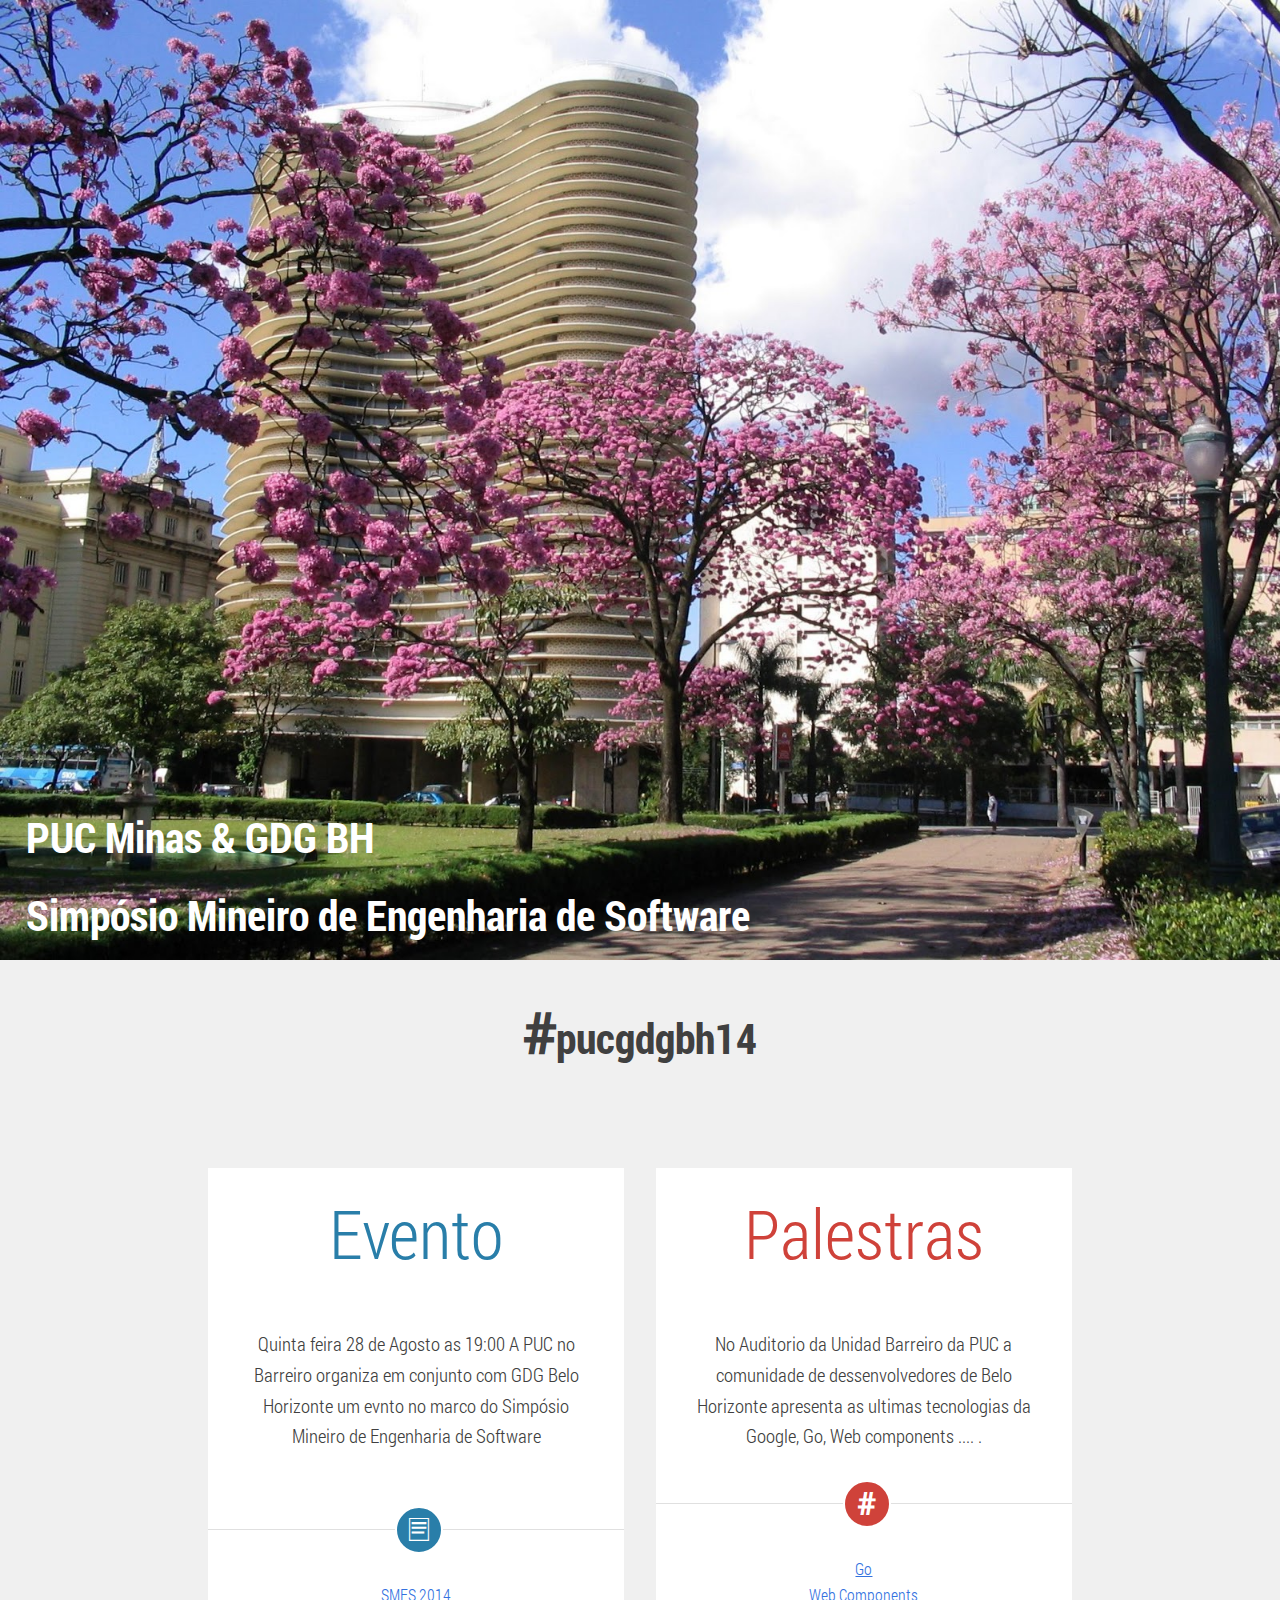
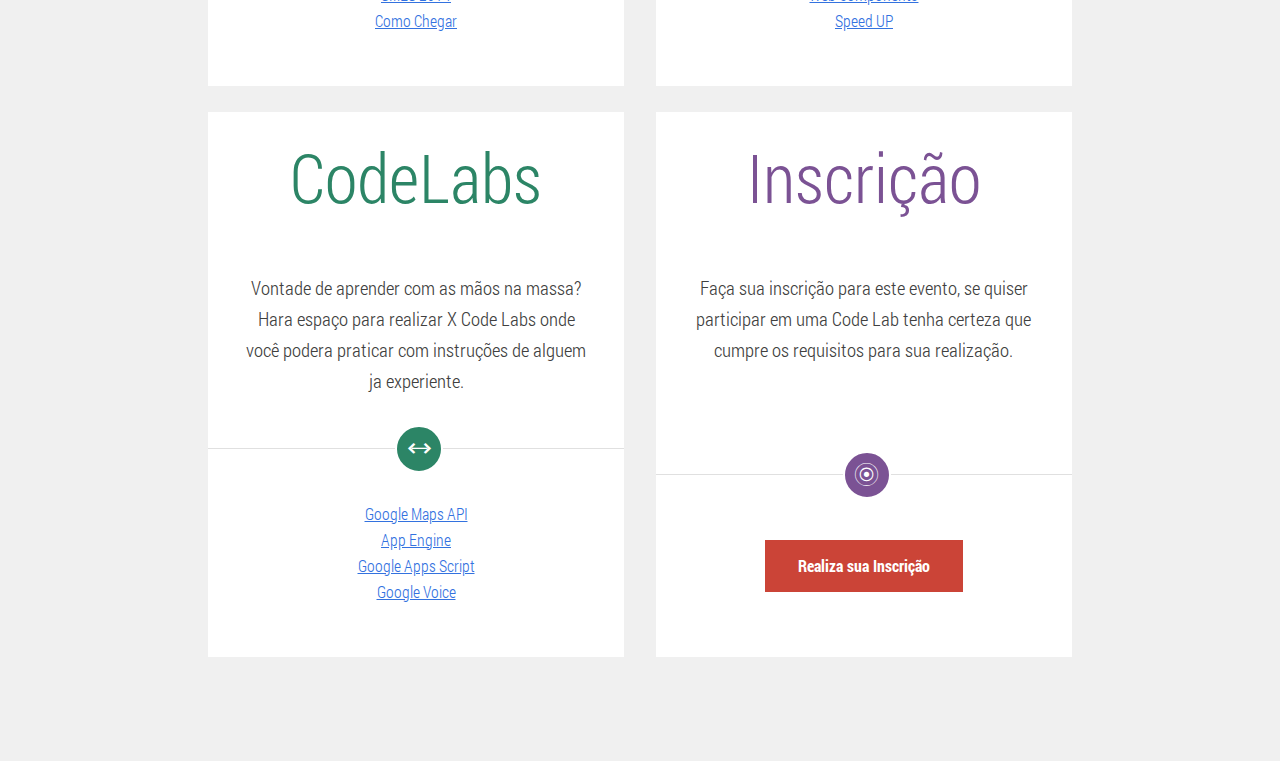
<file: puc_minas_08_14.html>
<!doctype html><html lang=pt-br><head><meta charset=utf-8><meta http-equiv=X-UA-Compatible content="IE=edge"><meta name=description content="GDG Belo Horizonte"><meta name=viewport content="width=device-width, initial-scale=1"><title>Evento PUC</title><meta name=apple-mobile-web-app-capable content=yes><meta name=apple-mobile-web-app-status-bar-style content=black><meta name=apple-mobile-web-app-title content="Puc Minas & GDG BH"><meta name=msapplication-TileColor content=#3372DF><link rel=stylesheet href=styles/components/main.min.css></head><body><div style=width:100%;position:relative;><div style=position:relative;top:0px;overflow:hidden><img class=event-header-img src=./images/puc_bh_theme.jpg></div><div style=position:absolute;bottom:2%;left:2%;overflow:hidden;color:white;><h2><strong>PUC Minas & GDG BH</strong></h2><p class=xlarge><strong>Simpósio Mineiro de Engenharia de Software</strong></p></div></div><section class=styleguide__guides-section><div class=guides-section><header class=container><h2 class=xlarge><i class="icon icon-hash"></i><strong>pucgdgbh14</strong></h2><br><div class=g-plus data-action=share data-annotation=bubble data-href=http://www.gdgbh.org/events/puc_minas_08_14.html></div></header><ul class="guides-list container-medium"><li class="guides-list__item g--half theme--multi-device-layouts "><div class=primary-content><h3 class="xxlarge themed">Evento</h3><p>Quinta feira 28 de Agosto as 19:00 A PUC no Barreiro organiza em conjunto com GDG Belo Horizonte um evnto no marco do Simpósio Mineiro de Engenharia de Software</p></div><div class=secondary-content><span class="icon-circle themed--background"><i class="icon icon-lessons"></i></span><ol class="list-links list-links--secondary"><li><a href="http://icei.pucminas.br/smes2014/" title=SMES2014 target=_blank>SMES 2014</a></li><li><a href="https://www.google.com/maps/place/PUC+Minas+no+Barreiro/@-19.9770217,-44.0261728,18z/data=!3m1!4b1!4m2!3m1!1s0xa6be0d25132c3f:0xfb96b16d43147269" title=Mapa target=_blank>Como Chegar</a></li></ol></div></li><li class="guides-list__item g--half theme--introduction-to-media g--last"><div class=primary-content><h3 class="xxlarge themed">Palestras</h3><p>No Auditorio da Unidad Barreiro da PUC a comunidade de dessenvolvedores de Belo Horizonte apresenta as ultimas tecnologias da Google, Go, Web components .... .</p></div><div class=secondary-content><span class="icon-circle themed--background"><i class="icon icon-hash"></i></span><ol class="list-links list-links--secondary"><li><a href=#ignore-click title="Por que Go">Go</a></li><li><a href=#ignore-click title="Web Components. A próxima revolução do desenvolvimento web.">Web Components</a></li><li><a href=#ignore-click title="Acelerando seu workflow javascript">Speed UP</a></li></ol></div></li><li class="guides-list__item g--half theme--user-input "><div class=primary-content><h3 class="xxlarge themed">CodeLabs</h3><p>Vontade de aprender com as mãos na massa? Hara espaço para realizar X Code Labs onde você podera praticar com instruções de alguem ja experiente.</p></div><div class=secondary-content><span class="icon-circle themed--background"><i class="icon icon-multi-device-layouts"></i></span><ol class="list-links list-links--secondary"><li><a href=#ignore-click title="Google Maps API">Google Maps API</a></li><li><a href=#ignore-click title="App Engine">App Engine</a></li><li><a href=#ignore-click title="Apps Script">Google Apps Script</a></li><li><a href=#ignore-click title="Google Voice">Google Voice</a></li></ol></div></li><li class="guides-list__item g--half theme--performance g--last"><div class=primary-content><h3 class="xxlarge themed">Inscrição</h3><p>Faça sua inscrição para este evento, se quiser participar em uma Code Lab tenha certeza que cumpre os requisitos para sua realização.</p></div><div class=secondary-content><span class="icon-circle themed--background"><i class="icon icon-user-input"></i></span><ol class="list-links list-links--secondary"><div class=container><button id=snippet-toggle class="button--primary button--danger">Realiza sua Inscrição</button></div></ol></div></li></ul></div></section><script type=text/javascript>
  window.___gcfg = {lang: 'pt-BR'};

  (function() {
    var po = document.createElement('script'); po.type = 'text/javascript'; po.async = true;
    po.src = 'https://apis.google.com/js/platform.js';
    var s = document.getElementsByTagName('script')[0]; s.parentNode.insertBefore(po, s);
  })();
 </script></body></html>
</file>
